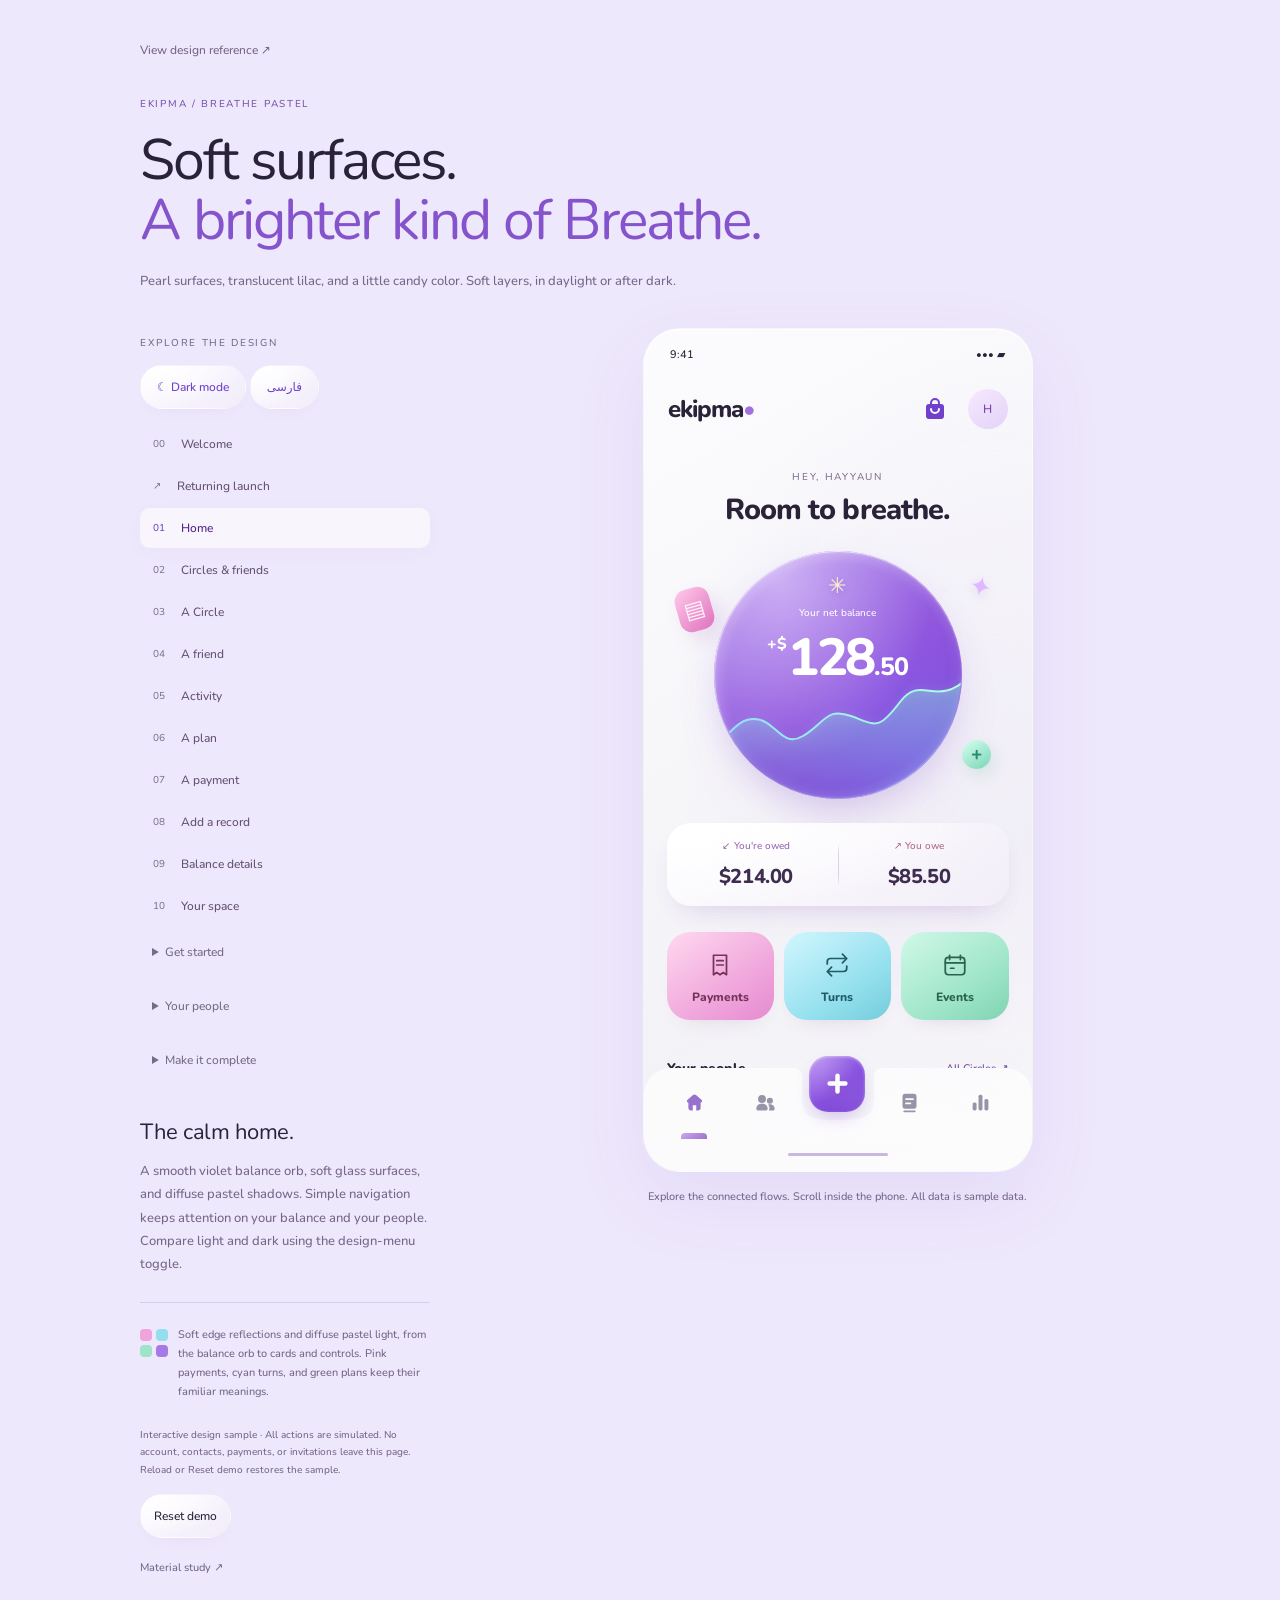
<file: design-preview/index.html>
<!doctype html>
<html lang="en"><head><meta charset="utf-8"><meta name="viewport" content="width=device-width, initial-scale=1"><title>Ekipma — Breathe Pastel</title><script>location.replace('breath-pastel.html' + location.search + location.hash);</script></head><body><a href="breath-pastel.html">Open Breathe Pastel</a></body></html>
</file>
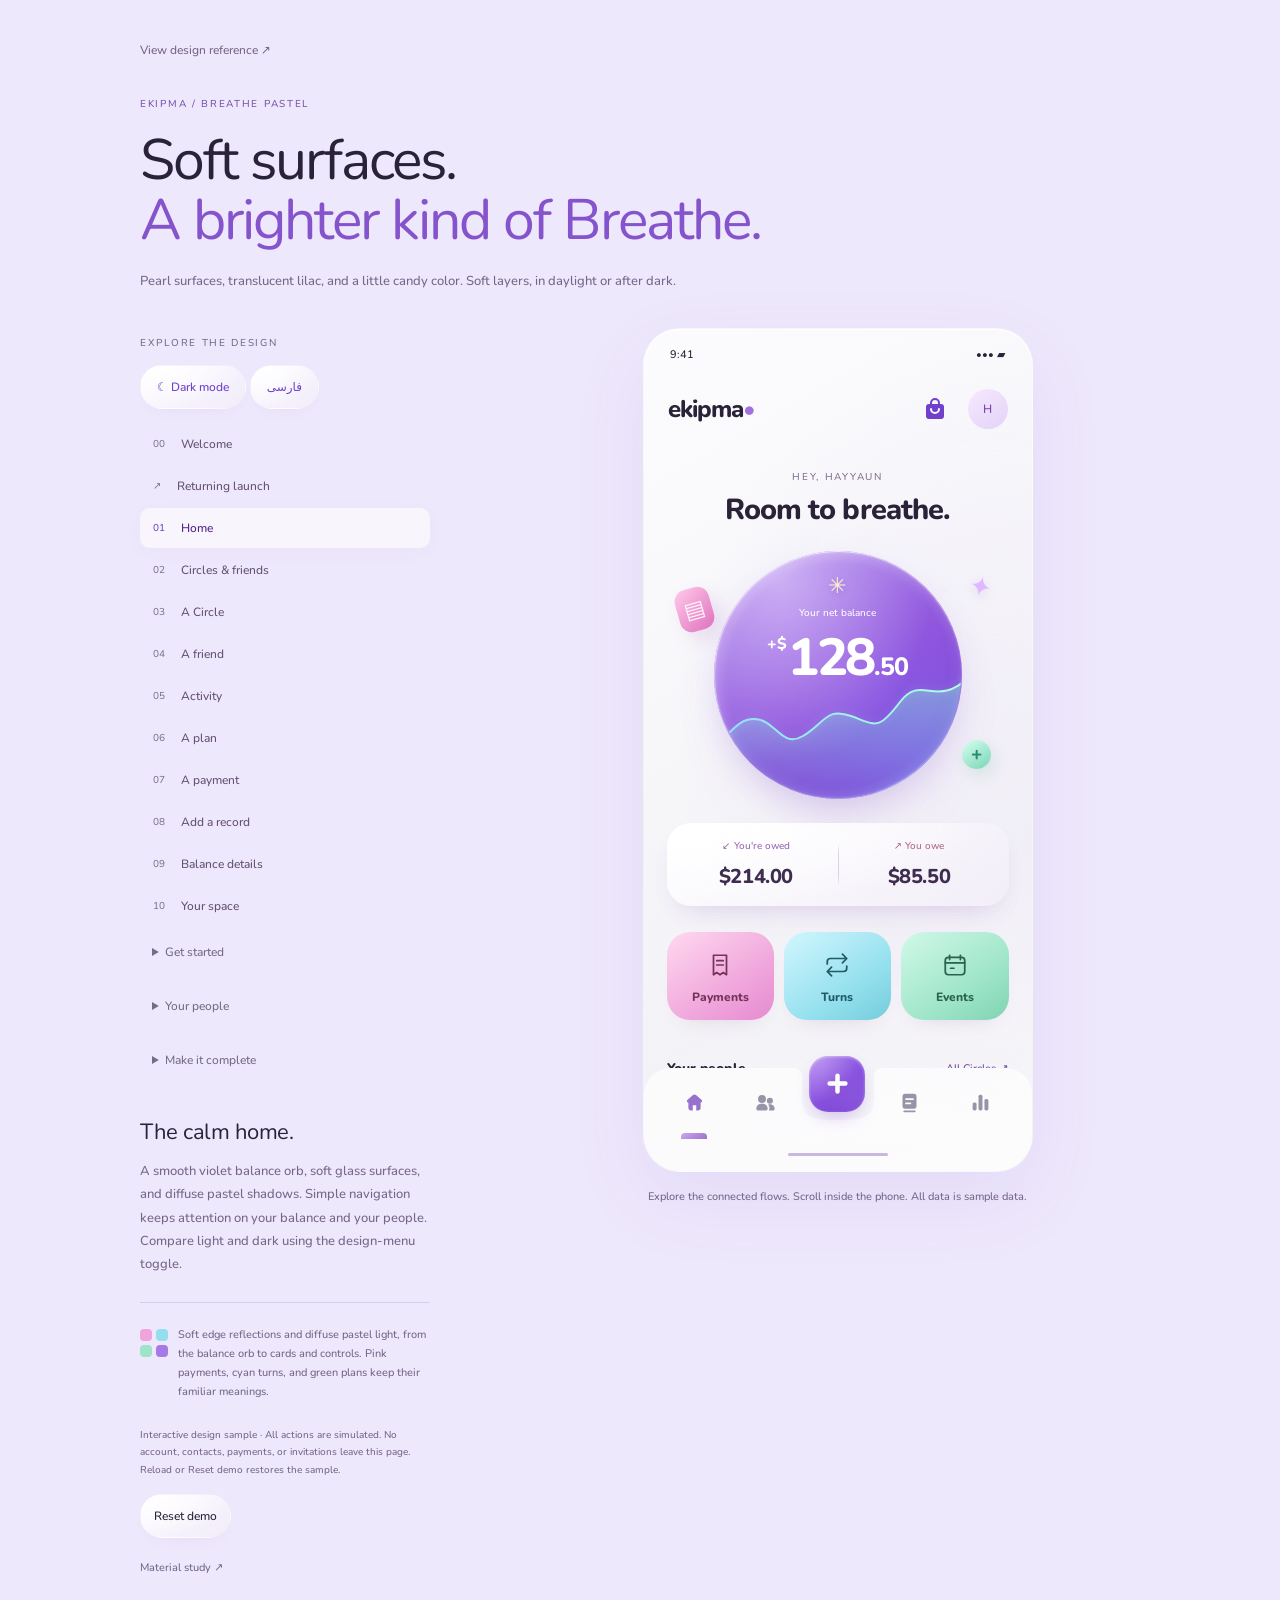
<file: design-preview/breath-pastel.html>
<!doctype html>
<html lang="en">
<head>
  <meta charset="utf-8">
  <meta name="viewport" content="width=device-width, initial-scale=1">
  <title>Ekipma — Breathe pastel</title>
  <script>
    try {
      document.documentElement.dataset.theme = localStorage.getItem('ekipma-pastel-theme') === 'dark' ? 'dark' : 'light';
      document.documentElement.dataset.language = localStorage.getItem('ekipma-pastel-language') === 'fa' ? 'fa' : 'en';
    } catch { document.documentElement.dataset.theme = 'light'; document.documentElement.dataset.language = 'en'; }
  </script>
  <link rel="stylesheet" href="assets/fonts.css">
  <link rel="stylesheet" href="assets/base.css">
  <link rel="stylesheet" href="assets/theme.css?v=black-background-1">
  <link rel="stylesheet" href="assets/intro.css?v=playful-2">
  <link rel="stylesheet" href="assets/flows.css?v=lavender-actions-1">
</head>
<body>
<header class="collection">
  <a href="reference.png">View design reference ↗</a>
  <p class="eyebrow">EKIPMA / BREATHE PASTEL</p>
  <h1>Soft surfaces.<br><span>A brighter kind of Breathe.</span></h1>
  <p class="intro">Pearl surfaces, translucent lilac, and a little candy color. Soft layers, in daylight or after dark.</p>
</header>
<main class="workspace">
  <aside class="guide">
    <p class="eyebrow">EXPLORE THE DESIGN</p>
    <button class="theme-toggle" id="theme-toggle" type="button" aria-label="Dark mode" aria-pressed="false">Dark mode</button>
    <button class="theme-toggle language-toggle" id="language-toggle" type="button" aria-label="Persian language" aria-pressed="false">فارسی</button>
    <nav id="page-menu" aria-label="Preview pages">
      <a href="#welcome">00 <span>Welcome</span></a>
      <a href="#launch">↗ <span>Returning launch</span></a>
      <a href="#home">01 <span>Home</span></a>
      <a href="#circles">02 <span>Circles & friends</span></a>
      <a href="#group/crew">03 <span>A Circle</span></a>
      <a href="#friend/sara">04 <span>A friend</span></a>
      <a href="#activity">05 <span>Activity</span></a>
      <a href="#plan">06 <span>A plan</span></a>
      <a href="#record/pizza">07 <span>A payment</span></a>
      <a href="#add">08 <span>Add a record</span></a>
      <a href="#balance">09 <span>Balance details</span></a>
      <a href="#settings">10 <span>Your space</span></a>
    </nav>
    <button class="reset" id="replay-launch" type="button" hidden>Replay launch → Home</button>
    <h2 id="page-description-title">Home</h2>
    <p id="page-description"></p>
    <div class="palette-note">
      <div class="pastel-palette" aria-label="Pink, cyan, mint, and violet color palette"><i></i><i></i><i></i><i></i></div>
      <p>Soft edge reflections and diffuse pastel light, from the balance orb to cards and controls. Pink payments, cyan turns, and green plans keep their familiar meanings.</p>
    </div>
    <p class="demo-note">Interactive design sample · All actions are simulated. No account, contacts, payments, or invitations leave this page. Reload or Reset demo restores the sample.</p>
    <button class="reset" id="reset-demo">Reset demo</button>
    <a class="old-link" href="studies/material.html">Material study ↗</a>
  </aside>
  <section class="device-area" aria-label="Interactive mobile app preview">
    <div class="phone">
      <div class="status"><span>9:41</span><span aria-label="Full signal and battery">••• ▰</span></div>
      <header id="app-header"></header>
      <main id="screen"></main>
      <nav id="app-nav" aria-label="App navigation"></nav>
      <div class="home-indicator"></div>
    </div>
    <p class="device-note">Explore the connected flows. Scroll inside the phone. All data is sample data.</p>
  </section>
</main>
<dialog id="modal" aria-labelledby="modal-title"><header><h2 id="modal-title"></h2><button id="close-modal" aria-label="Close dialog">×</button></header><div id="modal-content"></div></dialog>
<div id="toast" class="toast" role="status"></div>
<svg class="icon-definitions" xmlns="http://www.w3.org/2000/svg" aria-hidden="true"><defs>
  <symbol id="i-home" viewBox="0 0 24 24"><path d="M10.3 3.5a2.6 2.6 0 0 1 3.4 0l6.5 5.7c1.1 1 .4 2.8-1 2.8H19v6.2a2.8 2.8 0 0 1-2.8 2.8H14v-6h-4v6H7.8A2.8 2.8 0 0 1 5 18.2V12h-.2c-1.4 0-2.1-1.8-1-2.8Z"/></symbol>
  <symbol id="i-circles" viewBox="0 0 24 24"><circle cx="8" cy="8" r="4.5"/><circle cx="17" cy="10" r="3.5"/><path d="M1.5 19c0-3.5 2.6-5.7 6.5-5.7s6.5 2.2 6.5 5.7c0 1.4-1 2-2.4 2H3.9c-1.4 0-2.4-.6-2.4-2Zm14.2 2c.6-.6.8-1.4.8-2.3 0-1.8-.5-3.3-1.5-4.5 4.5-1 7.5 1.4 7.5 4.8 0 1.3-.9 2-2.1 2Z"/></symbol>
  <symbol id="i-activity" viewBox="0 0 24 24"><rect x="3" y="12" width="4.5" height="9" rx="1.8"/><rect x="9.75" y="3" width="4.5" height="18" rx="1.8"/><rect x="16.5" y="8" width="4.5" height="13" rx="1.8"/></symbol>
  <symbol id="i-nav-add" viewBox="0 0 24 24"><path d="M10 5a2 2 0 0 1 4 0v5h5a2 2 0 0 1 0 4h-5v5a2 2 0 0 1-4 0v-5H5a2 2 0 0 1 0-4h5Z"/></symbol>
  <symbol id="i-records" viewBox="0 0 24 24"><path d="M7 2h10a3 3 0 0 1 3 3v11a3 3 0 0 1-3 3H7a3 3 0 0 1-3-3V5a3 3 0 0 1 3-3Zm1 5a1 1 0 0 0 0 2h8a1 1 0 0 0 0-2H8Zm0 5a1 1 0 0 0 0 2h5a1 1 0 0 0 0-2H8Z" fill-rule="evenodd"/><path d="M6 21h12a1 1 0 0 1 0 2H6a1 1 0 0 1 0-2Z"/></symbol>
  <symbol id="i-shop" viewBox="0 0 24 24"><path d="M7 7V6a5 5 0 0 1 10 0v1h1a3 3 0 0 1 3 3v9a3 3 0 0 1-3 3H6a3 3 0 0 1-3-3v-9a3 3 0 0 1 3-3h1Zm2 0h6V6a3 3 0 0 0-6 0v1Zm-1 4a1 1 0 0 0-1 1 5 5 0 0 0 10 0 1 1 0 0 0-2 0 3 3 0 0 1-6 0 1 1 0 0 0-1-1Z" fill-rule="evenodd"/></symbol>
  <symbol id="i-plus" viewBox="0 0 24 24"><path d="M12 5v14M5 12h14"/></symbol>
  <symbol id="i-arrow" viewBox="0 0 24 24"><path d="M5 12h14m-6-6 6 6-6 6"/></symbol>
  <symbol id="i-back" viewBox="0 0 24 24"><path d="M19 12H5m6-6-6 6 6 6"/></symbol>
  <symbol id="i-payment" viewBox="0 0 24 24"><path d="M6 3h12v18l-3-2-3 2-3-2-3 2ZM9 8h6m-6 4h6"/></symbol>
  <symbol id="i-event" viewBox="0 0 24 24"><rect x="3" y="5" width="18" height="16" rx="3"/><path d="M7 3v4m10-4v4M3 10h18m-13 5h3"/></symbol>
  <symbol id="i-turn" viewBox="0 0 24 24"><path d="m17 2 4 4-4 4M3 11V9a3 3 0 0 1 3-3h15M7 22l-4-4 4-4m14-1v2a3 3 0 0 1-3 3H3"/></symbol>
  <symbol id="i-search" viewBox="0 0 24 24"><circle cx="10" cy="10" r="6"/><path d="m15 15 6 6"/></symbol>
  <symbol id="i-location" viewBox="0 0 24 24"><path d="M19 10c0 5-7 11-7 11S5 15 5 10a7 7 0 0 1 14 0Z"/><circle cx="12" cy="10" r="2"/></symbol>
  <symbol id="i-check" viewBox="0 0 24 24"><path d="m5 12 5 5L20 7"/></symbol>
</defs></svg>
<script src="assets/flows.js"></script>
<script src="assets/app.js"></script>
<script src="assets/theme.js"></script>
<script src="assets/intro.js"></script>
</body>
</html>
</file>
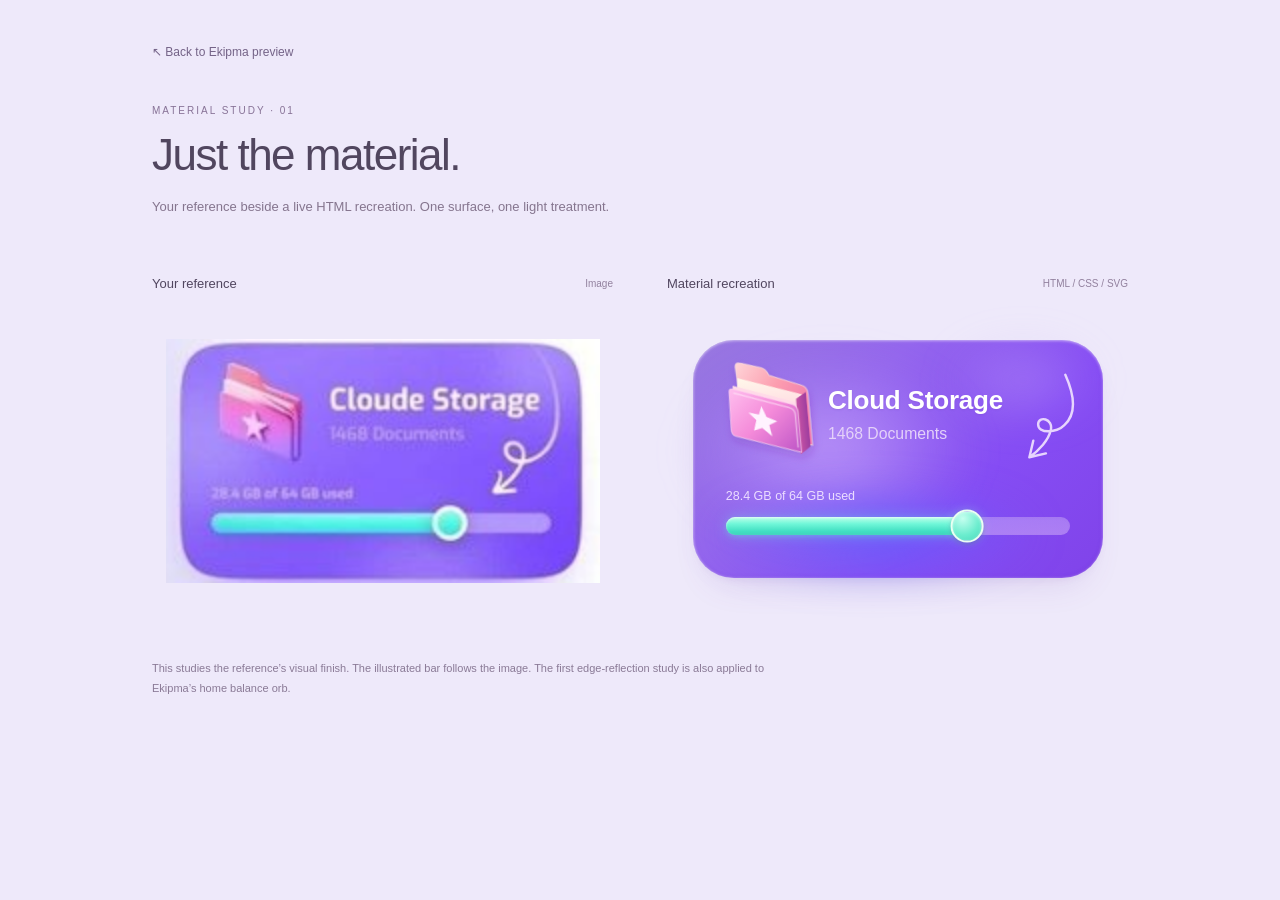
<file: design-preview/pastel-material-study.html>
<!doctype html>
<html lang="en">
<head>
  <meta charset="utf-8">
  <meta name="viewport" content="width=device-width, initial-scale=1">
  <title>Ekipma · Pastel material study</title>
  <link rel="stylesheet" href="pastel-material-study.css">
</head>
<body>
  <main>
    <header>
      <a href="breath-pastel.html">↖ Back to Ekipma preview</a>
      <p class="eyebrow">MATERIAL STUDY · 01</p>
      <h1>Just the material.</h1>
      <p class="intro">Your reference beside a live HTML recreation. One surface, one light treatment.</p>
    </header>
    <div class="comparison">
      <section>
        <h2>Your reference <span>Image</span></h2>
        <div class="stage reference-stage"><img src="pastel-card-reference.png" alt="Reference: a glossy violet cloud-storage card with softly blurred color, pink folder, and mint progress bar."></div>
      </section>
      <section>
        <h2>Material recreation <span>HTML / CSS / SVG</span></h2>
        <div class="stage">
          <article class="cloud-card" aria-label="Cloud storage, 28.4 gigabytes of 64 used">
            <div class="light light-lilac" aria-hidden="true"></div>
            <div class="light light-blue" aria-hidden="true"></div>
            <div class="light light-pink" aria-hidden="true"></div>
            <div class="glass-edge" aria-hidden="true"></div>
            <div class="card-top">
              <svg class="folder" viewBox="0 0 100 108" aria-hidden="true">
                <defs>
                  <linearGradient id="back" x1="0" y1="0" x2="1" y2="1"><stop stop-color="#ffd5d8"/><stop offset=".42" stop-color="#fc9daf"/><stop offset="1" stop-color="#e866ad"/></linearGradient>
                  <linearGradient id="front" x1="0" y1="0" x2=".85" y2="1"><stop stop-color="#ffbfee"/><stop offset=".52" stop-color="#f48ad9"/><stop offset="1" stop-color="#c45bc9"/></linearGradient>
                  <linearGradient id="side" x1="0" y1="0" x2="1" y2="0"><stop stop-color="#c752a5"/><stop offset="1" stop-color="#9d3e9f"/></linearGradient>
                  <linearGradient id="paper" x1="0" y1="0" x2="0" y2="1"><stop stop-color="#fff8ea"/><stop offset="1" stop-color="#ffc2db"/></linearGradient>
                  <filter id="folder-shadow" x="-40%" y="-30%" width="190%" height="180%"><feDropShadow dx="1" dy="5" stdDeviation="4" flood-color="#6b2ca6" flood-opacity=".23"/></filter>
                </defs>
                <g filter="url(#folder-shadow)">
                  <path d="M24 12Q24 7 30 9L49 15Q53 16 56 23L86 35Q92 37 92 44V94L28 71Z" fill="url(#back)" stroke="#ffe0df" stroke-opacity=".65"/>
                  <path d="M25 23 86 44 86 85 22 65Z" fill="url(#paper)"/>
                  <path d="M20 30 82 52 82 89 18 67Z" fill="#ffdae8"/>
                  <path d="m80 48 10-6v53l-10 7Z" fill="url(#side)"/>
                  <path d="M16 36Q16 31 22 34L76 53Q81 55 81 61V100L19 79Q15 78 15 72Z" fill="url(#front)" stroke="#ffd5f2" stroke-opacity=".6"/>
                  <path d="m20 37 53 19q5 2 5 7v32" fill="none" stroke="#fff1fb" stroke-opacity=".48" stroke-width="1.5"/>
                  <path d="m46 52 4 11 10 5-8 3 2 11-9-9-8 2 3-10-7-8 10 3Z" fill="#fff2ff"/>
                </g>
              </svg>
              <div class="card-heading"><h3>Cloud Storage</h3><p>1468 Documents</p></div>
            </div>
            <svg class="hand-arrow" viewBox="0 0 76 98" aria-hidden="true"><path d="M58 5c9 20 12 40-1 52-8 8-27 9-27-1 0-9 16-6 13 6-2 10-12 21-22 28m4-17-4 17 17-4"/></svg>
            <div class="storage">
              <p>28.4 GB of 64 GB used</p>
              <div class="meter" aria-hidden="true">
                <span class="meter-fill"></span><span class="meter-thumb"></span>
              </div>
            </div>
          </article>
        </div>
      </section>
    </div>
    <p class="note">This studies the reference’s visual finish. The illustrated bar follows the image. The first edge-reflection study is also applied to Ekipma’s home balance orb.</p>
  </main>
</body>
</html>
</file>
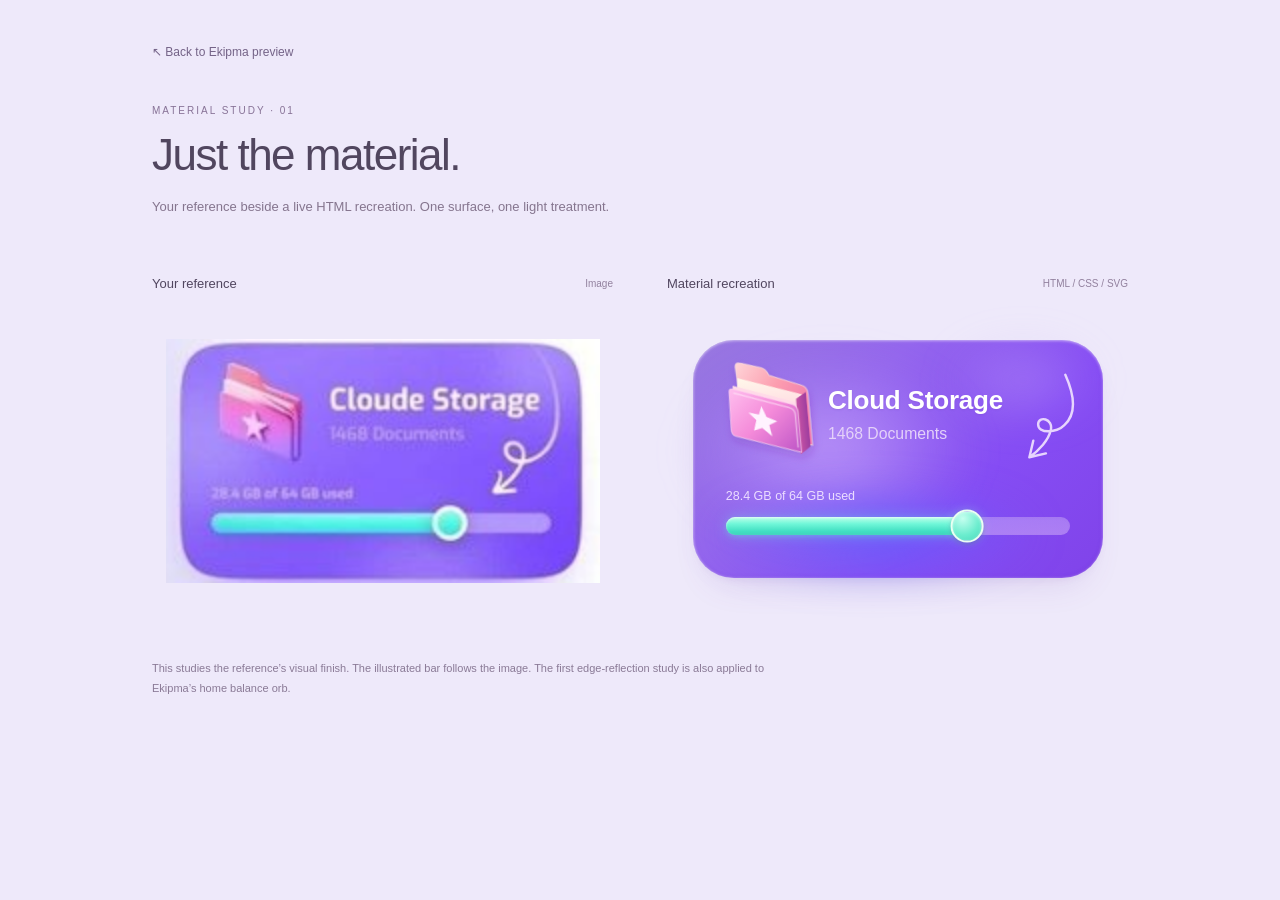
<file: design-preview/studies/material.html>
<!doctype html>
<html lang="en">
<head>
  <meta charset="utf-8">
  <meta name="viewport" content="width=device-width, initial-scale=1">
  <title>Ekipma · Pastel material study</title>
  <link rel="stylesheet" href="material.css">
</head>
<body>
  <main>
    <header>
      <a href="../breath-pastel.html">↖ Back to Ekipma preview</a>
      <p class="eyebrow">MATERIAL STUDY · 01</p>
      <h1>Just the material.</h1>
      <p class="intro">Your reference beside a live HTML recreation. One surface, one light treatment.</p>
    </header>
    <div class="comparison">
      <section>
        <h2>Your reference <span>Image</span></h2>
        <div class="stage reference-stage"><img src="card-reference.png" alt="Reference: a glossy violet cloud-storage card with softly blurred color, pink folder, and mint progress bar."></div>
      </section>
      <section>
        <h2>Material recreation <span>HTML / CSS / SVG</span></h2>
        <div class="stage">
          <article class="cloud-card" aria-label="Cloud storage, 28.4 gigabytes of 64 used">
            <div class="light light-lilac" aria-hidden="true"></div>
            <div class="light light-blue" aria-hidden="true"></div>
            <div class="light light-pink" aria-hidden="true"></div>
            <div class="glass-edge" aria-hidden="true"></div>
            <div class="card-top">
              <svg class="folder" viewBox="0 0 100 108" aria-hidden="true">
                <defs>
                  <linearGradient id="back" x1="0" y1="0" x2="1" y2="1"><stop stop-color="#ffd5d8"/><stop offset=".42" stop-color="#fc9daf"/><stop offset="1" stop-color="#e866ad"/></linearGradient>
                  <linearGradient id="front" x1="0" y1="0" x2=".85" y2="1"><stop stop-color="#ffbfee"/><stop offset=".52" stop-color="#f48ad9"/><stop offset="1" stop-color="#c45bc9"/></linearGradient>
                  <linearGradient id="side" x1="0" y1="0" x2="1" y2="0"><stop stop-color="#c752a5"/><stop offset="1" stop-color="#9d3e9f"/></linearGradient>
                  <linearGradient id="paper" x1="0" y1="0" x2="0" y2="1"><stop stop-color="#fff8ea"/><stop offset="1" stop-color="#ffc2db"/></linearGradient>
                  <filter id="folder-shadow" x="-40%" y="-30%" width="190%" height="180%"><feDropShadow dx="1" dy="5" stdDeviation="4" flood-color="#6b2ca6" flood-opacity=".23"/></filter>
                </defs>
                <g filter="url(#folder-shadow)">
                  <path d="M24 12Q24 7 30 9L49 15Q53 16 56 23L86 35Q92 37 92 44V94L28 71Z" fill="url(#back)" stroke="#ffe0df" stroke-opacity=".65"/>
                  <path d="M25 23 86 44 86 85 22 65Z" fill="url(#paper)"/>
                  <path d="M20 30 82 52 82 89 18 67Z" fill="#ffdae8"/>
                  <path d="m80 48 10-6v53l-10 7Z" fill="url(#side)"/>
                  <path d="M16 36Q16 31 22 34L76 53Q81 55 81 61V100L19 79Q15 78 15 72Z" fill="url(#front)" stroke="#ffd5f2" stroke-opacity=".6"/>
                  <path d="m20 37 53 19q5 2 5 7v32" fill="none" stroke="#fff1fb" stroke-opacity=".48" stroke-width="1.5"/>
                  <path d="m46 52 4 11 10 5-8 3 2 11-9-9-8 2 3-10-7-8 10 3Z" fill="#fff2ff"/>
                </g>
              </svg>
              <div class="card-heading"><h3>Cloud Storage</h3><p>1468 Documents</p></div>
            </div>
            <svg class="hand-arrow" viewBox="0 0 76 98" aria-hidden="true"><path d="M58 5c9 20 12 40-1 52-8 8-27 9-27-1 0-9 16-6 13 6-2 10-12 21-22 28m4-17-4 17 17-4"/></svg>
            <div class="storage">
              <p>28.4 GB of 64 GB used</p>
              <div class="meter" aria-hidden="true">
                <span class="meter-fill"></span><span class="meter-thumb"></span>
              </div>
            </div>
          </article>
        </div>
      </section>
    </div>
    <p class="note">This studies the reference’s visual finish. The illustrated bar follows the image. The first edge-reflection study is also applied to Ekipma’s home balance orb.</p>
  </main>
</body>
</html>
</file>
<file: design-preview/assets/fonts.css>
/* Nunito, bundled under the SIL Open Font License; see fonts/OFL.txt. */
@font-face { font-family: 'Nunito'; font-style: normal; font-weight: 400; font-display: swap; src: url('fonts/nunito-400.ttf') format('truetype'); }
@font-face { font-family: 'Nunito'; font-style: normal; font-weight: 500; font-display: swap; src: url('fonts/nunito-500.ttf') format('truetype'); }
@font-face { font-family: 'Nunito'; font-style: normal; font-weight: 600; font-display: swap; src: url('fonts/nunito-600.ttf') format('truetype'); }
@font-face { font-family: 'Nunito'; font-style: normal; font-weight: 700; font-display: swap; src: url('fonts/nunito-700.ttf') format('truetype'); }
@font-face { font-family: 'Nunito'; font-style: normal; font-weight: 800; font-display: swap; src: url('fonts/nunito-800.ttf') format('truetype'); }
@font-face { font-family: 'Iranyekan'; font-style: normal; font-weight: 400 800; font-display: swap; src: url('fonts/iranyekan.ttf') format('truetype'); }
@font-face { font-family: 'Iranyekan'; font-style: normal; font-weight: 700 900; font-display: swap; src: url('fonts/iranyekan-bold.ttf') format('truetype'); }
</file>
<file: design-preview/assets/base.css>
:root{color-scheme:dark;--bg:#111013;--surface:#1c1920;--raised:#25202c;--border:#342e3c;--text:#f6f2f8;--muted:#b1a6ba;--pink:#ff72b0;--cyan:#59d6e8;--green:#7fd9aa;--lilac:#decbed}*{box-sizing:border-box}body{background:#1b191e;color:var(--text);font-family:Arial,Helvetica,sans-serif;margin:0;-webkit-font-smoothing:antialiased}button,input,select,textarea{font:inherit}button,a,input,select,textarea{-webkit-tap-highlight-color:transparent}button{cursor:pointer;color:inherit}button:disabled{opacity:.4;cursor:default}a{color:inherit;text-decoration:none}a:hover{text-decoration:underline}h1,h2,h3,p{margin:0}button:focus-visible,a:focus-visible,input:focus-visible,select:focus-visible,textarea:focus-visible{outline:2px solid var(--lilac);outline-offset:4px}.collection{max-width:1060px;margin:auto;padding:38px 30px 36px}.collection>a{font-size:12px;color:#bdb2c5}.eyebrow{font-size:10px;letter-spacing:1.7px;line-height:1.6;color:var(--muted)}.collection>.eyebrow{margin-top:36px}h1{font-size:clamp(35px,5vw,57px);line-height:1.05;letter-spacing:-2px;font-weight:400;margin:19px 0}h1>span{color:#afa0bb}.intro{font-size:13px;color:#bfb2ca;line-height:1.7}.workspace{max-width:1060px;margin:auto;padding:0 30px 65px;display:grid;grid-template-columns:290px minmax(0,1fr);gap:105px;align-items:start}.guide{padding-top:7px}#page-menu{margin:15px 0 29px;display:grid;gap:2px}#page-menu a{display:flex;align-items:center;gap:16px;min-height:40px;padding:10px 13px;border-radius:10px;color:#9e8fa9;font-size:10px}#page-menu a>span{font-size:12px;color:#c9bdd3}#page-menu a[aria-current=page]{background:#312837;color:#ebd9f5}#page-menu a[aria-current=page]>span{color:#f7edfc}.guide h2{font-size:22px;font-weight:400;letter-spacing:-.5px;margin-bottom:13px}#page-description{font-size:13px;line-height:1.8;color:#baacc5}.palette-note{display:flex;align-items:flex-start;gap:10px;margin-top:25px;border-top:1px solid #3b3342;padding-top:22px}.palette-note p,.demo-note{font-size:11px;line-height:1.75;color:#b5a6c0}.swatch{width:22px;height:22px;flex:none;border-radius:50%;border:1px solid #6d587a;background:linear-gradient(135deg,#3e3148,#c8abd7)}.demo-note{margin-top:25px;color:#a799b2;font-size:10px}.reset{margin-top:15px;border:1px solid #51435b;background:transparent;padding:10px 13px;min-height:44px;border-radius:11px;font-size:12px}.old-link{display:block;font-size:11px;color:#b4a4c0;margin-top:22px}.device-area{width:100%;max-width:390px;justify-self:center}.phone{background:var(--bg);border:1px solid #423849;border-radius:37px;overflow:hidden;min-height:826px;display:flex;flex-direction:column;box-shadow:0 25px 70px #0003}.status{display:flex;justify-content:space-between;padding:18px 26px 0;font-size:11px}.icon{width:19px;height:19px;fill:none;stroke:currentColor;stroke-width:1.6;stroke-linecap:round;stroke-linejoin:round;flex:none}.icon-definitions{position:absolute;width:0;height:0;overflow:hidden}#app-header{display:flex;justify-content:space-between;align-items:center;padding:25px 24px 0;gap:10px;min-height:70px}.brand{font-size:24px;letter-spacing:-1.5px;font-weight:700}.brand>span{color:var(--pink)}.profile-button{height:40px;width:40px;border:1px solid #4a3a54;border-radius:50%;background:#2d2335;color:#e4ccf1;font-size:12px}.header-back{display:flex;align-items:center;gap:8px;min-height:44px;background:transparent;border:0;padding:0;font-size:12px;color:#cec0d7}.header-tag{font-size:10px;color:#9f91aa}.page{padding:30px 23px 26px}#screen{flex:1}.page-title{font-size:32px;font-weight:500;letter-spacing:-1px;line-height:1.1;margin:9px 0 15px}.editorial{font-family:Georgia,serif;font-weight:400;letter-spacing:-.7px}.subtext{font-size:12px;line-height:1.7;color:var(--muted)}.home-intro{text-align:center;margin-top:7px}.home-intro .page-title{font-size:29px;margin-top:9px}.medallion{width:248px;height:248px;max-width:100%;border:1px solid #51404d;border-radius:50%;margin:25px auto 24px;background:radial-gradient(ellipse at 50% 8%,#352331,#19141b 55%,#111013 80%);position:relative;display:flex;flex-direction:column;align-items:center;justify-content:center}.medallion:after{content:'';position:absolute;inset:10px;border:1px solid #30252f;border-radius:50%;pointer-events:none}.medallion .star{color:var(--pink);font-size:35px;line-height:1;margin-bottom:15px}.amount{font-size:58px;font-weight:500;letter-spacing:-3.8px;line-height:1;white-space:nowrap}.amount>sup{font-size:16px;letter-spacing:-.5px;vertical-align:top;position:relative;top:7px;margin-right:2px}.amount>span{font-size:25px;letter-spacing:-1px;color:#bdaec6}.medallion>.subtext{font-size:10px;margin-top:14px}.balance-pair{display:grid;grid-template-columns:1fr 1fr;margin:0 0 26px;gap:0}.balance-pair button{border:0;background:transparent;text-align:center;min-height:67px;padding:7px 5px}.balance-pair button+button{border-left:1px solid var(--border)}.balance-pair small{display:block;font-size:10px;color:#b6a7c1}.balance-pair strong{display:block;font-size:20px;font-weight:400;margin-top:10px;letter-spacing:-.4px}.section-head{display:flex;align-items:center;justify-content:space-between;gap:10px;margin:27px 0 7px}.section-head h3{font-size:14px;font-weight:500;letter-spacing:-.2px}.text-button{border:0;background:transparent;color:#d5c1e2;padding:10px 0 10px 8px;min-height:44px;font-size:11px}.upcoming{background:#201a27;border:1px solid #43324e;border-radius:21px;padding:19px 16px;text-align:left;display:flex;align-items:center;width:100%;position:relative;overflow:hidden;min-height:113px;gap:10px}.upcoming-copy{z-index:1;position:relative;flex:1}.type-label{display:flex;align-items:center;gap:6px;color:var(--muted);font-size:9px;letter-spacing:.8px}.type-label i{width:4px;height:4px;border-radius:50%;background:var(--green)}.upcoming strong{display:block;font-size:17px;font-weight:500;margin-top:11px;letter-spacing:-.3px}.upcoming small{display:block;color:#b8a4c7;font-size:10px;margin-top:8px}.mini-art{position:relative;width:70px;height:72px;flex:none;align-self:center}.mini-art:before{content:'';position:absolute;width:21px;height:21px;right:6px;top:2px;background:#d5b8e2;border-radius:50%}.mini-art:after{content:'';position:absolute;inset:20px -6px -10px -8px;background:#71557f;clip-path:polygon(0 100%,53% 0,100% 100%)}.home-people{display:flex;align-items:center;justify-content:space-between;gap:12px;margin-top:19px}.home-people>button{display:flex;align-items:center;gap:10px;background:transparent;border:0;padding:7px 0;min-height:44px;text-align:left;font-size:11px}.avatar-stack{display:flex;padding-right:6px}.avatar-stack span{width:27px;height:27px;margin-right:-7px;border:2px solid var(--bg);border-radius:50%;background:#46344e;color:#efdff6;display:grid;place-items:center;font-size:9px}.avatar-stack span:nth-child(2){background:#514238}.avatar-stack span:nth-child(3){background:#34414b}.row{display:flex;width:100%;align-items:center;gap:12px;padding:16px 0;border:0;border-bottom:1px solid var(--border);background:transparent;text-align:left;min-height:72px}.row-copy{flex:1;min-width:0}.row-copy strong{display:block;font-size:13px;font-weight:500;overflow-wrap:anywhere;line-height:1.35}.row-copy small{display:block;font-size:10px;color:var(--muted);margin-top:6px;line-height:1.4}.row-end{text-align:right;flex:none;max-width:43%;font-size:12px;color:#e2d2ec;line-height:1.4}.row-end small{display:block;color:#a999b6;font-size:9px;margin-top:4px}.avatar{width:43px;height:43px;border-radius:50%;background:#302538;color:#e5cdec;display:grid;place-items:center;flex:none;font-size:14px}.avatar.crew{background:#302539;border-radius:15px;color:#dec7ec}.avatar.home{background:#2d303a;border-radius:15px;color:#c4d0e2}.avatar.warm{background:#3c302a;color:#e9c4a9}.avatar.cool{background:#2d3340;color:#c1cbe5}.record-icon{width:38px;height:42px;border-radius:13px;display:grid;place-items:center;flex:none;background:#241a24;color:var(--pink)}.record-icon.turn{background:#18232a;color:var(--cyan)}.record-icon.event{background:#1c2521;color:var(--green)}.record-icon>.icon{height:17px;width:17px}.search{margin:23px 0 18px;display:flex;align-items:center;gap:10px;padding:0 14px;background:var(--surface);border:1px solid #38303f;border-radius:14px;color:#a995b8}.search input{width:100%;min-width:0;border:0;background:transparent;color:var(--text);font-size:14px;height:46px;outline-offset:0}.search input::placeholder{color:#a495ae}.segmented{display:flex;gap:4px;padding:4px;background:#211b27;border-radius:25px;margin:17px 0}.segmented button{border:0;border-radius:22px;flex:1;background:transparent;color:#b9a8c6;font-size:11px;min-height:39px;padding:10px 7px}.segmented button[aria-pressed=true]{background:#e5cfee;color:#291c34}.empty{font-size:12px;color:var(--muted);text-align:center;padding:35px 8px;line-height:1.8}.group-cover{padding:7px 0 0}.group-symbol{width:58px;height:58px;display:grid;place-items:center;background:#31223d;border:1px solid #503661;border-radius:20px;color:#dcc0ee;font-size:27px;margin-bottom:19px}.group-cover h2{font-size:32px;line-height:1.08;font-weight:500;letter-spacing:-1px}.member-line{display:flex;align-items:center;gap:12px;margin:17px 0 25px;font-size:10px;color:#b7a2c4}.summary-card{padding:23px 18px;background:#1c1721;border:1px solid #3a2b45;border-radius:22px}.summary-card .amount{font-size:47px;margin:17px 0}.summary-card .amount>span{font-size:22px}.summary-card .subtext{font-size:10px}.action{border:0;min-height:48px;padding:14px 17px;background:var(--lilac);color:#271b31;border-radius:25px;font-size:12px;font-weight:500;display:flex;align-items:center;justify-content:center;gap:8px;width:100%}.action .icon{width:17px;height:17px}.action.secondary{background:#211a28;border:1px solid #4d3a59;color:#e4d1ef}.action.ghost{background:transparent;border:1px solid #4b3c55;color:#c8b7d2}.action-row{display:flex;gap:9px;margin:18px 0 4px}.action-row>.action{flex:1;padding-left:9px;padding-right:9px;font-size:11px}.friend-heading{text-align:center;padding-top:10px}.friend-heading .avatar{width:68px;height:68px;font-size:24px;margin:0 auto 17px;background:#49303f;color:#f2d3e3}.friend-heading h2{font-size:29px;font-weight:500;letter-spacing:-.7px}.friend-heading .subtext{margin-top:8px}.friend-balance{text-align:center;margin:34px 0 23px}.friend-balance .amount{font-size:57px;margin:14px 0}.friend-balance .subtext{font-size:11px}.chips{display:flex;flex-wrap:wrap;gap:7px;margin:20px 0}.chips button{border:1px solid #43354e;background:transparent;color:#c9b8d6;border-radius:24px;min-height:42px;font-size:10px;padding:9px 12px}.chips button[aria-pressed=true]{border-color:#d9bfe8;background:#dec7eb;color:#2a1935}.date-label{font-size:9px;letter-spacing:1px;color:#aa95b7;margin:25px 0 3px}.landscape{height:177px;position:relative;overflow:hidden;background:linear-gradient(#231a2d,#39263f);border:1px solid #51365f;border-radius:24px;margin:20px 0 25px}.landscape .sun{position:absolute;right:45px;top:29px;width:42px;height:42px;border-radius:50%;background:#e0c5e8}.landscape .ridge{position:absolute;inset:50px -20px -1px -40px;background:#785881;clip-path:polygon(0 100%,47% 0,100% 100%)}.landscape .ridge.far{background:#523959;transform:scaleX(-1);left:60px;right:-60px;top:39px}.landscape>.caption{position:absolute;left:18px;bottom:15px;font-size:8px;letter-spacing:2px;color:#f0deed}.plan-heading h2{font-size:43px;line-height:1;letter-spacing:-1.6px;font-weight:500;margin:14px 0}.plan-heading .type-label{color:#b8a3c6}.plan-heading .type-label>.icon{color:var(--green);height:14px;width:14px}.info-row{display:flex;align-items:flex-start;gap:13px;margin:21px 0}.info-row>.icon{color:#bfa1d0;margin-top:3px}.info-row strong{font-size:13px;font-weight:500;display:block}.info-row small{font-size:11px;color:#b4a0c2;display:block;margin-top:7px;line-height:1.6}.attendance{display:flex;align-items:center;justify-content:space-between;margin:25px 0 19px;font-size:11px;color:#c6b1d4}.attendance>button{display:flex;align-items:center;gap:13px;background:transparent;border:0;padding:8px 0;min-height:44px;font-size:11px}.plan-footer{margin-top:24px;padding-top:21px;border-top:1px solid var(--border)}.plan-footer .subtext{font-size:11px;margin-bottom:19px}.receipt-header{text-align:center;padding:8px 0 23px}.receipt-header .record-icon{margin:0 auto 18px;width:48px;height:51px}.receipt-header h2{font-size:27px;font-weight:500;letter-spacing:-.6px;margin-bottom:10px}.receipt-header .amount{font-size:56px;margin:27px 0 14px}.detail-list{padding:6px 0;margin:0}.detail-list>div{display:flex;justify-content:space-between;gap:14px;padding:16px 0;border-bottom:1px solid var(--border);font-size:11px}.detail-list dt{color:#ad99bc}.detail-list dd{margin:0;text-align:right;color:#e5d4ef}.payment-state{padding:13px 15px;border:1px solid #443149;background:#251b29;border-radius:14px;font-size:11px;line-height:1.6;color:#d1b6dd;margin:22px 0}.add-types{display:flex;gap:8px;margin:21px 0 25px}.add-types button{flex:1;display:flex;align-items:center;justify-content:center;gap:5px;min-height:47px;border:1px solid #49364f;border-radius:15px;background:transparent;font-size:10px;color:#b7a0c2}.add-types .icon{width:15px;height:15px}.add-types [aria-pressed=true]{background:#332135;border-color:var(--pink);color:var(--pink)}.add-types [data-type=turn][aria-pressed=true]{background:#19292e;border-color:var(--cyan);color:var(--cyan)}.add-types [data-type=event][aria-pressed=true]{background:#1d2b24;border-color:var(--green);color:var(--green)}.form-label{display:block;font-size:11px;color:#cab4d7;margin:19px 0 0}.field{display:block;width:100%;min-height:47px;border:1px solid #4c3a58;border-radius:12px;background:#1e1725;color:#f5eafc;font-size:16px;padding:12px;margin-top:8px}.field::placeholder{color:#9d88ab}.form-note{font-size:10px;line-height:1.7;color:#ae99bd;margin:14px 0 21px}.split-preview{background:#211827;border:1px solid #3d2d48;border-radius:14px;padding:16px;margin:22px 0}.split-preview>span{font-size:11px;color:#b7a0c6;display:block;margin-bottom:8px}.split-preview>strong{font-size:18px;font-weight:500;color:#ecd8f8}.form-actions{margin-top:25px}.balance-total{text-align:center;padding:14px 0 20px}.balance-total .amount{margin:18px 0}.balance-total .subtext{font-size:11px}.selected-total{margin:25px 0 8px;font-size:24px;letter-spacing:-.7px}.selected-total span{font-size:12px;color:#b49cbf;letter-spacing:0}.settings-profile{display:flex;align-items:center;gap:14px;padding:16px 0 25px}.settings-profile .avatar{width:56px;height:56px;font-size:22px}.settings-profile strong{display:block;font-size:20px;font-weight:500}.settings-profile small{font-size:11px;color:#b8a0c5;display:block;margin-top:7px}.setting-row{display:flex;align-items:center;justify-content:space-between;gap:18px;min-height:70px;border-bottom:1px solid var(--border);font-size:12px}.setting-row small{color:#ad94bc;font-size:10px;display:block;margin-top:6px;line-height:1.5}.setting-row select{max-width:140px;background:#291d32;color:#e9d7f4;border:1px solid #553a64;border-radius:11px;padding:10px;font-size:12px;min-height:44px}.setting-row input{accent-color:#d9b4ec;width:23px;height:23px;flex:none}.setting-row label{padding:14px 0;flex:1}.setting-note{font-size:11px;color:#aa93b9;line-height:1.7;margin-top:25px}#app-nav{display:flex;align-items:center;justify-content:space-around;gap:10px;padding:12px 15px 0;border-top:1px solid #302735;margin-top:auto}#app-nav button{min-height:48px;min-width:49px;display:flex;flex-direction:column;align-items:center;gap:7px;background:transparent;border:0;color:#aa94b7;font-size:9px;padding:5px}#app-nav button[aria-current=page]{color:#f4e6fb}#app-nav .add-nav{width:44px;min-width:44px;height:44px;min-height:44px;border-radius:50%;background:#ebd8f5;color:#281932;display:grid;place-items:center;padding:0}#app-nav .add-nav .icon{height:23px;width:23px}.home-indicator{height:4px;width:100px;background:#d8c5e2;border-radius:3px;margin:18px auto 9px}.device-note{font-size:11px;text-align:center;color:#a994b7;margin:16px 5px;line-height:1.6}dialog{width:min(390px,calc(100vw - 24px));max-height:88vh;overflow:auto;background:#1c1422;border:1px solid #624873;border-radius:25px;color:#f3e8fa;padding:22px}dialog::backdrop{background:#07040bb3;backdrop-filter:blur(5px)}dialog>header{display:flex;align-items:center;justify-content:space-between;gap:12px;margin-bottom:22px}dialog h2{font-size:23px;letter-spacing:-.5px;font-weight:400}dialog header>button{width:44px;height:44px;border:1px solid #5b3d6c;border-radius:50%;background:transparent;font-size:25px;color:#e7cef5;flex:none}dialog .action{margin-top:15px}.toast{position:fixed;bottom:24px;left:50%;transform:translateX(-50%);max-width:calc(100vw - 28px);width:max-content;padding:15px 19px;border-radius:17px;background:#ecd5f7;color:#2e173c;font-size:12px;z-index:10;pointer-events:none;opacity:0;transition:opacity .15s}.toast.visible{opacity:1}.sr-only{position:absolute;width:1px;height:1px;overflow:hidden;clip:rect(0,0,0,0);white-space:nowrap}.phone.compact .page{padding-top:22px;padding-bottom:20px}.phone.compact .row{padding-top:11px;padding-bottom:11px;min-height:62px}.phone.compact .section-head{margin-top:18px}@media(max-width:900px){.workspace{grid-template-columns:250px minmax(0,1fr);gap:45px}.collection,.workspace{padding-left:24px;padding-right:24px}}@media(max-width:730px){.collection{padding:25px 20px}.collection>.eyebrow{margin-top:25px}.workspace{display:flex;flex-direction:column;align-items:center;padding:0 15px 45px;gap:28px}.guide{max-width:390px;width:100%}#page-menu{grid-template-columns:1fr 1fr;gap:4px;margin-bottom:20px}#page-menu a{font-size:9px;gap:10px;min-height:44px;padding:8px 10px}#page-menu a>span{font-size:11px}.guide h2{font-size:20px}#page-description{font-size:12px}.palette-note{margin-top:18px;padding-top:16px}.palette-note p{font-size:10px}.demo-note{margin-top:15px}.old-link{display:inline-block;margin-left:15px}.device-area{max-width:390px}}@media(max-width:360px){.page{padding-left:18px;padding-right:18px}.medallion{width:230px;height:230px}.amount{font-size:51px;letter-spacing:-3px}.amount>span{font-size:22px}.amount>sup{font-size:14px}.home-intro .page-title{font-size:26px}.upcoming{padding:16px 12px}.upcoming strong{font-size:15px}.mini-art{width:52px}.row{gap:9px}.row-copy strong{font-size:12px}.row-end{font-size:11px}.avatar{width:37px;height:37px}.action-row{gap:7px}.action-row>.action{font-size:10px}.add-types{gap:5px}.add-types button{font-size:9px}.plan-heading h2{font-size:38px}}@media(prefers-reduced-motion:reduce){*{transition:none!important;scroll-behavior:auto!important}}

/* Keep navigation available while long pages scroll inside the device. */
.phone{height:844px;min-height:0}.status,#app-header,#app-nav,.home-indicator{flex-shrink:0}#screen{overflow-y:auto;min-height:0;scrollbar-width:thin;scrollbar-color:#44334e transparent;overscroll-behavior:contain}.page-title[tabindex="-1"]:focus{outline:none}
</file>
<file: design-preview/assets/theme.css>
/* Pastel reference study. Geometry and behavior come from the original Breathe. */
:root {
  color-scheme: light;
  --bg: #f9f8fc;
  --surface: #fff;
  --raised: #f0eafa;
  --border: #e8e2f0;
  --text: #292239;
  --muted: #766b85;
  --pink: #aa367e;
  --cyan: #187485;
  --green: #247558;
  --lilac: #7040cd;
  --violet: radial-gradient(ellipse at 12% 0%, #edc7ff66, transparent 59%), radial-gradient(ellipse at 100% 84%, #bd9dff33, transparent 52%), linear-gradient(145deg, #a17be9, #8750df 55%, #793fcd);
  --playful-action: var(--violet);
  --candy-peach: radial-gradient(ellipse at 12% 0%, #fff7e6a6, transparent 65%), radial-gradient(ellipse at 100% 92%, #ffb6d34d, transparent 58%), linear-gradient(140deg, #ffe0c5, #ffc7ba 62%, #f6b9ce);
  --mint: linear-gradient(170deg, #bcffe5, #77e3c8 55%, #53cbb8);
  --candy-pink: linear-gradient(145deg, #ffd9ef, #efa4db 65%, #e68bd0);
  --candy-cyan: linear-gradient(145deg, #d2f7ff, #93dfed 65%, #74cddb);
  --candy-green: linear-gradient(145deg, #d1f9e9, #9de4c8 65%, #7fd4b2);
  --glass-shadow: 0 10px 24px -12px #8051b92e, 0 18px 34px -20px #9767da26;
  --glass-neutral: radial-gradient(ellipse at 12% 0%, #fff, transparent 70%), linear-gradient(145deg, #ffffffdb, #f2edf8ba);
}
body { background: #eee8fc; }
.theme-toggle { margin-top: 14px; min-height: 44px; padding: 10px 16px; border: 1px solid var(--border); border-radius: 24px; background: var(--surface); color: var(--lilac); font-size: 12px; }
.collection > a, .intro, #page-description, .palette-note p, .demo-note, .old-link, .device-note { color: #75668a; }
.collection h1 > span { color: #8554cc; }
.collection > .eyebrow { color: #7753ac; }
.palette-note { border-color: #d9cdec; }
.reset { border-color: #cdbbe5; background: #ffffff65; }
#page-menu a { color: #847394; }
#page-menu a > span { color: #635272; }
#page-menu a[aria-current="page"] { background: #fff9; color: #7645bc; box-shadow: 0 5px 20px #7142b207; }
#page-menu a[aria-current="page"] > span { color: #52238c; }
.pastel-palette { display: grid; grid-template-columns: repeat(2,12px); gap: 4px; flex: none; margin-top: 4px; }
.pastel-palette i { width: 12px; height: 12px; border-radius: 4px; background: #efa4db; }
.pastel-palette i:nth-child(2) { background: #93dfed; }
.pastel-palette i:nth-child(3) { background: #9de4c8; }
.pastel-palette i:nth-child(4) { background: #a47ae6; }
.phone { border: 1px solid #ffffffb3; background: radial-gradient(ellipse at 90% 48%, #e9e1f645, transparent 64%), linear-gradient(150deg, #fcfcfe, #f3f2f6 70%, #f8f7fa); box-shadow: 0 28px 75px #8060ba18, inset 0 1px 0 #fff; }
#screen, .pastel-intro { scrollbar-width: none; }
#screen::-webkit-scrollbar, .pastel-intro::-webkit-scrollbar { display: none; }
.brand > span { color: #a170dd; }
.profile-button { background: linear-gradient(145deg, #f6e9ff, #e3d2f8); color: #7445a9; border: 1px solid #fff; box-shadow: 0 4px 10px #8669aa12; }
.header-back { color: #665378; }
.header-tag { color: #796888; }
.editorial { font-family: inherit; font-weight: 500; letter-spacing: -1.2px; }
.home-intro .eyebrow { color: #80718c; }
.medallion {
  border: 0;
  isolation: isolate;
  box-shadow: inset 3px 5px 14px #f5e9ff24, inset -4px -7px 18px #4f22950d, 0 0 34px 7px #e8dcff2a, 0 16px 30px -12px #8051b936, 0 30px 55px -18px #9767da2b;
}
[data-theme="light"] .medallion {
  background: radial-gradient(ellipse at 27% 12%, #eadbff94, transparent 59%), radial-gradient(ellipse at 83% 85%, #817cff57, transparent 48%), linear-gradient(150deg, #a77ee9, #8d51dc 58%, #7940cd);
}
/* Grazing reflections follow the silhouette, with a soft inward falloff. */
.medallion:before {
  content: ''; position: absolute; inset: 0; border: 0; border-radius: inherit; pointer-events: none;
  background: conic-gradient(from 0deg, #fff5, #e8d9ff12 23%, #b9c9ff70 43%, #b8afff30 62%, #faeaff66 80%, #fff5);
  -webkit-mask-image: radial-gradient(circle closest-side, transparent 83%, #00000012 90%, #00000060 97%, #000 100%);
  mask-image: radial-gradient(circle closest-side, transparent 83%, #00000012 90%, #00000060 97%, #000 100%);
}
.medallion:after {
  content: ''; position: absolute; inset: 0; padding: 1px; border: 0; border-radius: inherit; pointer-events: none;
  background: conic-gradient(from 0deg, #ffffffb3, #eee3ff14 24%, #d5e4ff8c 43%, #c5b4ff26 62%, #fff2ffbf 83%, #ffffffb3);
  -webkit-mask: linear-gradient(#fff 0 0) content-box, linear-gradient(#fff 0 0);
  -webkit-mask-composite: xor;
  mask: linear-gradient(#fff 0 0) content-box, linear-gradient(#fff 0 0);
  mask-composite: exclude;
}
.medallion > * { position: relative; z-index: 1; }
.medallion::before { animation: orb-highlight-pulse 8s ease-in-out infinite; }
.medallion::after { animation: orb-fresnel-pulse 10s ease-in-out infinite; }
.medallion .star { animation: orb-star-glow 6s ease-in-out infinite; }
@keyframes orb-highlight-pulse {
  0%, 100% { opacity: .9; }
  50% { opacity: 1; }
}
@keyframes orb-fresnel-pulse {
  0%, 100% { opacity: .82; }
  50% { opacity: .94; }
}
@keyframes orb-star-glow {
  0%, 100% { text-shadow: 0 2px 7px #54238c30; }
  50% { text-shadow: 0 2px 10px #54238c45; }
}
@media (prefers-reduced-motion: reduce) {
  .medallion::before, .medallion::after, .medallion .star { animation: none; }
}
.medallion .star { color: #fff0cc; text-shadow: 0 2px 7px #54238c30; }
.medallion .amount, .medallion .amount > span, .medallion > .subtext { color: #fff; }
/* Edge-mounted counters leave the balance centered inside the orb. */
.balance-stage .medallion { padding-bottom: 88px; }
.balance-stage .medallion .star { font-size: 22px; margin-bottom: 8px; }
.balance-stage .medallion .amount { font-size: 52px; line-height: 1.1; }
.balance-stage .medallion > .subtext { margin: 0 0 7px; }
.medallion > .orb-spline {
  position: absolute;
  inset: 0;
  width: 100%;
  height: 100%;
  z-index: 0;
  pointer-events: none;
}
.orb-spline-line { filter: drop-shadow(0 0 5px #8debdc55); }
.medallion > .orb-counts {
  position: absolute;
  inset-block-end: 53px;
  inset-inline: 0;
  display: flex;
  justify-content: center;
  gap: 8px;
  margin: 0;
}
.orb-count {
  display: flex;
  align-items: center;
  justify-content: center;
  gap: 5px;
  min-height: 44px;
  padding: 7px 9px;
  border: 0;
  border-radius: 24px;
  corner-shape: squircle;
  color: #fff;
  background: radial-gradient(ellipse at 18% 0%, #efffff38, transparent 65%), linear-gradient(145deg, #d5faff21, #c4eaff0a);
  box-shadow: inset 0 1px 2px #ffffff4d, inset 0 -1px 3px #d2d6ff14, 0 7px 16px -10px #41247540;
  -webkit-backdrop-filter: blur(8px) saturate(145%);
  backdrop-filter: blur(8px) saturate(145%);
  text-shadow: 0 2px 7px #42226730;
}
.orb-count.event { background: radial-gradient(ellipse at 18% 0%, #f1fff038, transparent 65%), linear-gradient(145deg, #d9ffe821, #ceffe40a); }
.orb-counts::before, .orb-counts::after {
  content: '';
  position: absolute;
  z-index: -1;
  top: 7px;
  width: 62px;
  height: 46px;
  border-radius: 50%;
  filter: blur(22px);
  pointer-events: none;
}
.orb-counts::before { inset-inline-start: 18%; background: #7be7ff38; }
.orb-counts::after { inset-inline-end: 18%; background: #a0ffd333; }
.orb-count .icon { width: 13px; height: 13px; color: #b9f3ff; flex: none; }
.orb-count.event .icon { color: #ccffe4; }
.orb-count strong { font-size: 17px; font-weight: 800; font-variant-numeric: tabular-nums; }
.orb-count span { font-size: 10px; line-height: 1.4; }
.orb-count:hover { filter: brightness(1.08); }
.orb-count:active { filter: brightness(1.12); }
.amount > span { color: #82718e; }
.balance-pair small { color: #786988; }
.balance-pair strong { color: #3e2d50; }
.balance-pair button:hover { background: #eee5fa70; border-radius: 14px; }
.upcoming { background: radial-gradient(ellipse at 8% 0%, #fffafed9, transparent 67%), radial-gradient(ellipse at 95% 85%, #d9c5f760, transparent 55%), linear-gradient(125deg, #eee4fc, #e7d9f9); border: 1px solid #ffffff80; box-shadow: inset 0 1px 2px #ffffff75, 0 12px 28px #8965b40a; min-height: 116px; }
.upcoming strong { color: #48335f; }
.upcoming small { color: #756186; }
.upcoming .type-label { color: #526f61; }
.mini-art:before { background: linear-gradient(140deg, #fff1cd, #ffc990); box-shadow: 0 3px 8px #e5b67a24; }
.mini-art:after { background: linear-gradient(145deg, #bb8ceb, #9171cf); }
.text-button, .member-line { color: #7448a2; }
.row { border: 1px solid #ffffff80; background: linear-gradient(145deg, #fffffff0, #ffffffa6); border-radius: 17px; margin: 8px 0; padding: 14px 10px; box-shadow: inset 0 1px 1px #ffffffb3, 0 8px 24px #56417305; }
.row:hover { background: #f2edfa; }
.row-copy strong { color: #3e344c; }
.row-copy small, .row-end small { color: #7a6f87; }
.row-end { color: #614579; }
.avatar, .friend-heading .avatar { background: var(--candy-pink); color: #7b3869; border: 1px solid #fff9; box-shadow: inset 0 2px 3px #fff5; }
.avatar.cool { background: var(--candy-cyan); color: #316b79; }
.avatar.warm { background: linear-gradient(145deg, #ffe9c4, #ffd099); color: #855933; }
.avatar.crew, .group-symbol { background: linear-gradient(145deg, #ead8ff, #c4a1f1); color: #684498; border: 1px solid #fff9; }
.avatar.home { background: var(--candy-cyan); color: #316b79; }
.avatar-stack span { background: #ebc6ed; color: #754f7a; }
.avatar-stack span:nth-child(2) { background: #ffdbb2; color: #815b35; }
.avatar-stack span:nth-child(3) { background: #bbdeee; color: #376b7d; }
.record-icon { background: var(--candy-pink); color: #853269; box-shadow: inset 0 2px 3px #fff7, 0 4px 9px #c372ac19; border: 1px solid #fff9; }
.record-icon.turn { background: var(--candy-cyan); color: #266879; box-shadow: inset 0 2px 3px #fff7, 0 4px 9px #64b7c419; }
.record-icon.event { background: var(--candy-green); color: #29694f; box-shadow: inset 0 2px 3px #fff7, 0 4px 9px #68b79919; }
.summary-card { background: var(--violet); border: 1px solid #dac3f980; box-shadow: inset 0 1px 3px #fff5, inset 0 -2px 8px #522b9010, 0 10px 25px #8d59c918; color: #fff; }
.summary-card .amount, .summary-card .amount > span, .summary-card .eyebrow, .summary-card .subtext { color: #fff; }
.summary-card:has(.turn) { background: #e2f3f6; border-color: #fff; color: #285664; box-shadow: none; }
.summary-card:has(.turn) .subtext { color: #496976; }
.search, .field { background: #ffffffa6; border-color: #ded4e975; color: var(--text); box-shadow: inset 0 1px 3px #6c4e8c04, 0 1px 0 #ffffffb3; }
.search { color: #8a729e; }
.search input::placeholder, .field::placeholder { color: #887c93; }
.field:focus { border-color: #9364d5; }
.segmented { background: #ffffff80; box-shadow: inset 0 1px 5px #6c4e8c06, 0 1px 0 #ffffffb3; }
.segmented button { color: #7d6c8e; }
.segmented button[aria-pressed="true"] { background: var(--violet); color: #fff; box-shadow: inset 0 1px 2px #fff6, 0 3px 7px #8b59c428; }
.chips button, .add-types button { background: #fff; border-color: #e4daed; color: #786689; }
.chips button[aria-pressed="true"] { background: var(--violet); color: #fff; border-color: transparent; }
.chips [data-filter="payment"][aria-pressed="true"], .add-types [data-type="payment"][aria-pressed="true"] { background: var(--candy-pink); color: #7d3463; border-color: #e8b2d5; }
.chips [data-filter="turn"][aria-pressed="true"], .add-types [data-type="turn"][aria-pressed="true"] { background: var(--candy-cyan); color: #285c69; border-color: #9fd8e2; }
.chips [data-filter="event"][aria-pressed="true"], .add-types [data-type="event"][aria-pressed="true"] { background: var(--candy-green); color: #2e654d; border-color: #a6dbc4; }
.action { background: var(--mint); color: #205749; font-weight: 600; box-shadow: inset 0 2px 2px #ffffff85, 0 5px 12px #5cbda71c; border: 1px solid #88dcca; }
.action.secondary, .action.ghost { background: #fff; color: #75528f; border: 1px solid #e0d3ec; box-shadow: none; }
.form-label { color: #665473; }
.split-preview { background: #f4e6f2; border-color: #edd7e9; }
.split-preview > span { color: #795a76; }
.split-preview > strong { color: #754169; }
.page:has([data-type="turn"][aria-pressed="true"]) .split-preview { background: #e2f3f6; border-color: #cbe7ec; }
.page:has([data-type="turn"][aria-pressed="true"]) .split-preview > span, .page:has([data-type="turn"][aria-pressed="true"]) .split-preview > strong { color: #3b6570; }
.form-note, .date-label, .setting-note { color: #7b6c86; }
.payment-state { background: #f4e7f6; color: #805880; border: 1px solid #ebd9ee; }
.detail-list dt { color: #7d6c89; }
.detail-list dd { color: #493654; }
.landscape { background: linear-gradient(155deg, #eedfff, #c8a0f3); border: 1px solid #fff; box-shadow: inset 0 2px 4px #fff7, 0 8px 25px #9163c416; }
.landscape .sun { background: linear-gradient(145deg, #fff1ce, #ffc899); box-shadow: 0 0 24px #fff0c960; }
.landscape .ridge.far { background: #aa7cdf; }
.landscape .ridge { background: #7750ad; }
.landscape > .caption { color: #fff; }
.plan-heading .type-label { color: #547b65; }
.info-row > .icon { color: #9b75be; }
.info-row small { color: #7b6b86; }
.attendance { color: #745e87; flex-wrap: wrap; gap: 4px 12px; }
.attendance > span { color: #39755d; font-size: 10px; }
.selected-total span, .settings-profile small, .setting-row small { color: #7d6b89; }
.setting-row select { background: #fff; color: #65437e; border-color: #dccbe8; }
.setting-row input { accent-color: #9966d9; }
/* A quiet glass bar, with only one selected icon and no duplicate labels. */
#app-nav { background: #ffffffa6; border: 0; padding: 9px 15px 0; backdrop-filter: blur(18px); -webkit-backdrop-filter: blur(18px); box-shadow: 0 -8px 25px #79618e04, inset 0 1px 0 #ffffff80; }
#app-nav button { color: #9c99ae; min-width: 48px; min-height: 48px; padding: 7px; display: grid; place-items: center; }
#app-nav button .icon { width: 30px; height: 30px; padding: 5px; stroke-width: 1.7; border-radius: 50%; }
#app-nav button[aria-current="page"] .icon { color: #fff; background: radial-gradient(ellipse at 25% 5%, #dfc9ff9c, transparent 65%), linear-gradient(145deg, #b090e5, #8d64cd); box-shadow: inset 0 1px 2px #ffffff75, 0 4px 12px #9767da15; }
#app-nav .add-nav { background: transparent; color: #9c99ae; box-shadow: none; width: 48px; min-width: 48px; height: 48px; min-height: 48px; padding: 7px; }
#app-nav .add-nav .icon { width: 30px; height: 30px; }
.home-indicator { background: #c9b8dd; }
dialog { background: linear-gradient(145deg, #fdfaffed, #f1eafbe8); color: var(--text); border: 1px solid #ffffffb3; backdrop-filter: blur(24px); -webkit-backdrop-filter: blur(24px); box-shadow: inset 0 1px 2px #fff, 0 24px 70px #6946981c; }
dialog::backdrop { background: #39234f26; backdrop-filter: blur(7px); }
dialog header > button { border-color: #ddcdeb; color: #745189; }
.toast { background: #50346e; color: #fff; }
.upcoming-copy, .row-copy, .info-row > div { min-width: 0; }
.upcoming small, .info-row small, .detail-list dd { overflow-wrap: anywhere; }
.field { min-width: 0; max-width: 100%; }
.phone.compact .row { padding-left: 10px; padding-right: 10px; }
/* Dark surfaces retain the pastel objects and their original semantic colors. */
:root[data-theme="dark"] {
  color-scheme: dark;
  --bg: #000;
  --surface: #25202e;
  --raised: #302839;
  --border: #3a3146;
  --text: #f3ecfa;
  --muted: #b7a8c5;
  --pink: #efa4db;
  --cyan: #93dfed;
  --green: #9de4c8;
  --lilac: #c7a4f4;
  --glass-shadow: 0 10px 24px -12px #0c051a30, 0 18px 34px -20px #9767da14;
  --glass-neutral: radial-gradient(ellipse at 12% 0%, #59456526, transparent 70%), linear-gradient(145deg, #342b3fe8, #2c2436cc);
}
[data-theme="dark"] body { background: #211b2c; }
[data-theme="dark"] .collection > a,
[data-theme="dark"] .intro,
[data-theme="dark"] #page-description,
[data-theme="dark"] .palette-note p,
[data-theme="dark"] .demo-note,
[data-theme="dark"] .old-link,
[data-theme="dark"] .device-note { color: #baabcc; }
[data-theme="dark"] .collection h1 > span,
[data-theme="dark"] .collection > .eyebrow { color: #c5a3ef; }
[data-theme="dark"] .palette-note { border-color: var(--border); }
[data-theme="dark"] .reset { background: #30263d; border-color: #514160; }
[data-theme="dark"] #page-menu a { color: #ad96c3; }
[data-theme="dark"] #page-menu a > span { color: #c4b4d2; }
[data-theme="dark"] #page-menu a[aria-current="page"] { background: #3a2c4a; color: #d6b4ff; box-shadow: none; }
[data-theme="dark"] #page-menu a[aria-current="page"] > span { color: #f0dfff; }
[data-theme="dark"] .phone { background: #000; border-color: #493c58; box-shadow: 0 28px 75px #100b1b40; }
[data-theme="dark"] #screen { scrollbar-color: #4d3c60 transparent; }
[data-theme="dark"] .header-back,
[data-theme="dark"] .header-tag,
[data-theme="dark"] .home-intro .eyebrow { color: #bdabcc; }
[data-theme="dark"] .medallion { box-shadow: inset 3px 5px 14px #f5e9ff20, inset -4px -7px 18px #4f22950d, 0 0 34px 7px #d9c9ff2e, 0 16px 30px -12px #10082140, 0 30px 55px -18px #9767da1c; }
[data-theme="dark"] .amount > span { color: #baa5ca; }
[data-theme="dark"] .medallion .amount > span,
[data-theme="dark"] .summary-card .amount > span { color: #fff; }
[data-theme="dark"] .balance-pair small { color: #b9a6ca; }
[data-theme="dark"] .balance-pair strong { color: #eee0fa; }
[data-theme="dark"] .balance-pair button:hover { background: #30263b; }
[data-theme="dark"] .upcoming { background: radial-gradient(ellipse at 20% 0%, #bda0d512, transparent 75%), linear-gradient(125deg, #463650, #382b44); border-color: #c4a2de12; box-shadow: inset 0 1px 2px #ffffff0d, 0 12px 28px #1006190a; }
[data-theme="dark"] .upcoming strong { color: #f0defc; }
[data-theme="dark"] .upcoming small { color: #c9afd9; }
[data-theme="dark"] .upcoming .type-label { color: #b7d7c4; }
[data-theme="dark"] .text-button,
[data-theme="dark"] .member-line { color: #c7a4e5; }
[data-theme="dark"] .row { background: linear-gradient(145deg, #332c3cee, #2c2636cc); border-color: #cfb3e80a; box-shadow: inset 0 1px 1px #ffffff08, 0 8px 24px #10091905; }
[data-theme="dark"] .row:hover { background: #30263d; }
[data-theme="dark"] .row-copy strong { color: #eee5f5; }
[data-theme="dark"] .row-copy small,
[data-theme="dark"] .row-end small { color: #b8a8c5; }
[data-theme="dark"] .row-end { color: #d8bdef; }
[data-theme="dark"] .search,
[data-theme="dark"] .field { background: #292331b3; border-color: #ac8ac52b; color: var(--text); box-shadow: inset 0 1px 3px #12091e0a, 0 1px 0 #ffffff05; }
[data-theme="dark"] .search { color: #bda2d2; }
[data-theme="dark"] .search input::placeholder,
[data-theme="dark"] .field::placeholder { color: #aa97b9; }
[data-theme="dark"] .segmented { background: #30283880; box-shadow: inset 0 1px 5px #1006180a, 0 1px 0 #ffffff05; }
[data-theme="dark"] .segmented button { color: #c1adcF; }
[data-theme="dark"] .segmented button[aria-pressed="true"] { color: #fff; }
[data-theme="dark"] .chips button:not([aria-pressed="true"]),
[data-theme="dark"] .add-types button:not([aria-pressed="true"]) { background: #28202f; border-color: #493754; color: #c6afd7; }
[data-theme="dark"] .action.secondary,
[data-theme="dark"] .action.ghost { background: #2c2235; color: #d3b6e6; border-color: #4d385d; }
[data-theme="dark"] .form-label { color: #cbb4dc; }
[data-theme="dark"] .split-preview { background: #3b283c; border-color: #50314e; }
[data-theme="dark"] .split-preview > span { color: #d1adcc; }
[data-theme="dark"] .split-preview > strong { color: #f0c5e6; }
[data-theme="dark"] .form-note,
[data-theme="dark"] .date-label,
[data-theme="dark"] .setting-note { color: #b9a4c8; }
[data-theme="dark"] .payment-state { background: #3a283e; color: #debadf; border-color: #4b3250; }
[data-theme="dark"] .detail-list dt { color: #bca6cd; }
[data-theme="dark"] .detail-list dd { color: #ead7f6; }
[data-theme="dark"] .landscape { border-color: #b790e1; box-shadow: inset 0 2px 4px #fff4, 0 8px 25px #9163c410; }
[data-theme="dark"] .plan-heading .type-label { color: #b1d6bf; }
[data-theme="dark"] .info-row > .icon { color: #c4a1e1; }
[data-theme="dark"] .info-row small { color: #bca6cc; }
[data-theme="dark"] .attendance { color: #cdb4df; }
[data-theme="dark"] .attendance > span { color: #9de4c8; }
[data-theme="dark"] .selected-total span,
[data-theme="dark"] .settings-profile small,
[data-theme="dark"] .setting-row small { color: #bda5cb; }
[data-theme="dark"] .setting-row select { background: #30243b; color: #e5c9f6; border-color: #503b61; }
[data-theme="dark"] #app-nav { background: #0e0b14; box-shadow: 0 -10px 26px #000a, inset 0 1px 0 #ffffff08; }
[data-theme="dark"] #app-nav button, [data-theme="dark"] #app-nav .add-nav { color: #a497b1; }
[data-theme="dark"] .home-indicator { background: #786289; }
[data-theme="dark"] dialog { background: linear-gradient(145deg, #362b42f0, #292131eb); border-color: #c4a5dc1f; box-shadow: inset 0 1px 2px #ffffff0d, 0 24px 70px #08050c40; }
[data-theme="dark"] dialog header > button { border-color: #604673; color: #dcc0ee; }
[data-theme="dark"] .toast { background: #ddc6f2; color: #3e2554; }
@media (max-width: 360px) {
  .upcoming { padding: 17px 12px; }
  .upcoming .type-label { font-size: 8px; letter-spacing: .5px; }
  .row { gap: 8px; padding-left: 8px; padding-right: 8px; }
  .attendance > button { gap: 8px; }
}

/* Small surfaces get depth from diffuse fills and shadows underneath.
   The approved orb alone retains its contour reflection. */
:root[data-theme] :is(.row, .action.secondary, .action.ghost) {
  background: var(--glass-neutral);
  border-color: transparent;
  box-shadow: var(--glass-shadow);
}
:root[data-theme] .row:hover { background: var(--glass-neutral); box-shadow: 0 5px 16px -8px #9d7bc22b; }
:root[data-theme] :is(.upcoming, .split-preview, .payment-state, .landscape) {
  border-color: transparent;
  box-shadow: var(--glass-shadow);
}
:root[data-theme] .summary-card {
  border-color: transparent;
  background: radial-gradient(ellipse at 17% 8%, #eadbff6b, transparent 62%), radial-gradient(ellipse at 83% 85%, #817cff57, transparent 50%), linear-gradient(150deg, #9870dc, #8245d2 60%, #753bc8);
  box-shadow: var(--glass-shadow);
}
:root[data-theme] .summary-card:has(.turn) {
  background: radial-gradient(ellipse at 17% 8%, #f1ffffa6, transparent 65%), radial-gradient(ellipse at 83% 85%, #9dd8ea4d, transparent 55%), linear-gradient(150deg, #cdeef2, #b8dfe9);
}
:root[data-theme] :is(.avatar, .record-icon, .group-symbol, .profile-button) {
  border-color: transparent;
  box-shadow: 0 5px 12px -6px #8e65b92b;
}
:root[data-theme] .action:not(.secondary):not(.ghost) {
  background: radial-gradient(ellipse at 15% 0%, #effffb8c, transparent 68%), radial-gradient(ellipse at 93% 90%, #73e3db66, transparent 55%), linear-gradient(170deg, #a5f3dc, #73dfc5 55%, #54c7b2);
  border-color: transparent;
  box-shadow: 0 8px 19px -9px #5cbda736;
}
:root[data-theme] :is(.segmented button[aria-pressed="true"], .chips button[aria-pressed="true"], .add-types button[aria-pressed="true"]) {
  border-color: transparent;
  box-shadow: 0 5px 14px -7px #8653ba3d;
}
:root[data-theme] .landscape .sun {
  background: radial-gradient(ellipse at 26% 12%, #fff5de, transparent 70%), linear-gradient(145deg, #ffe9bd, #ffcc9e);
  box-shadow: 0 0 24px #fff0c93d;
}
:root[data-theme] dialog { position: fixed; border-color: transparent; box-shadow: 0 24px 70px #69469826; }
:root[data-theme] #app-nav button[aria-current="page"] .icon {
  box-shadow: 0 4px 12px #9767da15;
}

/* Quiet controls use surface contrast, too—not the base prototype's borders.
   Native fields retain their independent keyboard-focus indicator. */
:root[data-theme] :is(.search, .field, .setting-row select,
    .chips button:not([aria-pressed="true"]), .add-types button:not([aria-pressed="true"]),
    dialog header > button, .theme-toggle, .reset) {
  border-color: transparent;
  background: var(--glass-neutral);
  box-shadow: 0 7px 18px -12px #8051b924;
}
:root[data-theme] .segmented { box-shadow: none; }
:root[data-theme] .page .split-preview { border-color: transparent; }
:root[data-theme] .avatar-stack span { border-color: transparent; }
:root[data-theme] .phone { border-color: transparent; }
:root[data-theme] #app-nav { box-shadow: 0 -8px 25px #79618e06; }
:root[data-theme] .setting-row input[type="checkbox"] {
  appearance: none;
  border: 0;
  border-radius: 7px;
  background: var(--glass-neutral);
  box-shadow: 0 3px 8px #8051b912;
  cursor: pointer;
}
:root[data-theme] .setting-row input[type="checkbox"]:checked {
  background: url("data:image/svg+xml,%3Csvg xmlns='http://www.w3.org/2000/svg' viewBox='0 0 24 24'%3E%3Cpath d='m6 12 4 4 8-8' fill='none' stroke='%23205749' stroke-width='2' stroke-linecap='round' stroke-linejoin='round'/%3E%3C/svg%3E") center / 21px 21px no-repeat, var(--mint);
}

/* Squircle surfaces: no perimeter paint, inset bevels, or button rings. */
:root[data-theme] :is(.phone button, dialog button, .field, .search, .setting-row select) { border-width: 0; }
:root[data-theme] :is(.action, .chips button, .add-types button, .segmented button,
    .field, .search, .setting-row select, .theme-toggle, .reset, dialog header > button) {
  border-radius: 28px;
  corner-shape: squircle;
}
:root[data-theme] :is(.row, .upcoming, .summary-card, .split-preview, .payment-state, .landscape, dialog, .segmented) {
  border-radius: 38px;
  corner-shape: squircle;
}
:root[data-theme] :is(.record-icon, .avatar.crew, .avatar.home, .group-symbol) { border-radius: 20px; corner-shape: squircle; }
:root[data-theme] :is(.row, .upcoming, .summary-card, .split-preview, .payment-state, .action, .record-icon)::after { content: none; }
:root[data-theme] .action:not(.secondary):not(.ghost) {
  background: radial-gradient(ellipse at 26% 28%, #e6fff54d, transparent 72%), linear-gradient(150deg, #a5ead5, #70d3bd);
  box-shadow: 0 9px 22px -14px #48978530;
}
:root[data-theme] :is(.action.secondary, .action.ghost, .chips button, .add-types button, .field, .search, .setting-row select) {
  box-shadow: 0 8px 20px -15px #65458618;
}

/* Filled navigation glyphs, with a small violet swell below the active tab. */
:root[data-theme] #app-nav {
  position: relative;
  isolation: isolate;
  display: grid;
  grid-template-columns: repeat(5, minmax(0, 1fr));
  justify-items: center;
  gap: 0;
  padding: 7px 15px 12px;
  overflow: visible;
  border-radius: 26px 26px 0 0;
  corner-shape: squircle;
  background: none;
  box-shadow: none;
  backdrop-filter: none;
  -webkit-backdrop-filter: none;
}
:root[data-theme] #app-nav::before {
  content: '';
  position: absolute;
  inset: 0;
  z-index: -1;
  border-radius: inherit;
  corner-shape: inherit;
  background: #ffffffa6;
  --nav-cutout: url("data:image/svg+xml,%3Csvg xmlns='http://www.w3.org/2000/svg' viewBox='0 0 88 60'%3E%3Cpath fill='white' d='M0 0H88C83 0 80 4 80 9V25C80 48 74 52 44 52S8 48 8 25V9C8 4 5 0 0 0Z'/%3E%3C/svg%3E");
  -webkit-mask: linear-gradient(#000 0 0), var(--nav-cutout) center top / 88px 60px no-repeat;
  -webkit-mask-composite: xor;
  mask: linear-gradient(#000 0 0), var(--nav-cutout) center top / 88px 60px no-repeat;
  mask-composite: exclude;
  pointer-events: none;
}
:root[data-theme="dark"] #app-nav::before { background: #0e0b14; }
.header-actions { display: flex; align-items: center; gap: 12px; }
.shop-shortcut { display: grid; place-items: center; width: 42px; height: 42px; border: 0; border-radius: 15px; corner-shape: squircle; background: none; color: var(--lilac); }
.shop-shortcut .icon { width: 24px; height: 24px; fill: currentColor; stroke: none; }
.shop-shortcut:hover { filter: brightness(1.08); }
.shop-shortcut:active { transform: scale(.97); }
@media (max-width: 360px) {
  :root[data-theme] #app-nav { padding-inline: 8px; }
}
:root[data-theme] #app-nav button,
:root[data-theme] #app-nav .add-nav {
  position: relative; min-width: 48px; width: 48px; min-height: 48px; height: 48px;
  padding: 0; background: none; box-shadow: none; border: 0; border-radius: 0;
  color: #9993a8;
}
:root[data-theme="dark"] #app-nav button { color: #a394b5; }
:root[data-theme] #app-nav button .icon,
:root[data-theme] #app-nav button[aria-current="page"] .icon {
  width: 21px; height: 21px; padding: 0; fill: currentColor; stroke: none; color: inherit;
  background: none; border-radius: 0; box-shadow: none;
}
:root[data-theme] #app-nav button[aria-current="page"] { color: #9870cd; }
:root[data-theme="dark"] #app-nav button[aria-current="page"] { color: #c5a1ef; }
:root[data-theme] #app-nav button[aria-current="page"]::after {
  content: ''; position: absolute; width: 26px; height: 6px; left: 11px; bottom: -12px;
  border-radius: 4px 4px 0 0; corner-shape: round;
  background: linear-gradient(145deg, #c8a9eb, #9c72d0); pointer-events: none;
}
:root[data-theme] #app-nav button:focus-visible { outline: 2px solid var(--lilac); outline-offset: -4px; border-radius: 12px; }

/* The primary action floats above the quieter navigation icons. */
:root[data-theme] #app-nav .add-nav {
  width: 56px;
  min-width: 56px;
  height: 56px;
  min-height: 56px;
  border-radius: 19px;
  corner-shape: squircle;
  transform: translateY(-19px);
  color: #fff;
  background: radial-gradient(ellipse at 24% 0%, #fff1e78c, transparent 66%), linear-gradient(140deg, #e985bd, #ed8caa 52%, #f3b291);
  box-shadow: inset 0 1px 3px #ffffff73, 0 7px 17px -7px #df77af66, 0 12px 25px -10px #efac8c45;
  transition: transform 160ms ease, filter 160ms ease;
}
:root[data-theme] #app-nav .add-nav:not([aria-current="page"]) {
  background: var(--playful-action);
  box-shadow: inset 0 1px 3px #ffffff73, 0 7px 17px -7px #9866d966, 0 12px 25px -10px #b89be845;
}
:root[data-theme] #app-nav .add-nav .icon { width: 27px; height: 27px; filter: drop-shadow(0 2px 4px #9c426330); }
:root[data-theme] #app-nav .add-nav .icon,
:root[data-theme] #app-nav .add-nav[aria-current="page"] .icon { color: #fff; fill: #fff; }
:root[data-theme] #app-nav .add-nav[data-record-type="turn"] {
  background: radial-gradient(ellipse at 24% 0%, #efffff8c, transparent 66%), linear-gradient(140deg, #66cbdc, #53bbd1 52%, #91e0e9);
  box-shadow: inset 0 1px 3px #ffffff73, 0 7px 17px -7px #53bbd166, 0 12px 25px -10px #91e0e945;
}
:root[data-theme] #app-nav .add-nav[data-record-type="event"] {
  background: radial-gradient(ellipse at 24% 0%, #f1fff38c, transparent 66%), linear-gradient(140deg, #75d5ad, #5bc7a4 52%, #a1e5bb);
  box-shadow: inset 0 1px 3px #ffffff73, 0 7px 17px -7px #5bc7a466, 0 12px 25px -10px #a1e5bb45;
}
:root[data-theme] #app-nav .add-nav::after,
:root[data-theme] #app-nav .add-nav[aria-current="page"]::after { content: none; }
:root[data-theme] #app-nav .add-nav:hover { filter: brightness(1.06); }
:root[data-theme] #app-nav .add-nav:active { transform: translateY(-19px) scale(.985); filter: brightness(.98); }
:root[data-theme] #app-nav .add-nav:focus-visible { outline: 2px solid var(--lilac); outline-offset: 4px; border-radius: 19px; }

/* Continue the nav material through the device safe area. */
:root[data-theme] .home-indicator {
  position: relative;
  width: 100%; height: 28px; margin: 0;
  border-radius: 0;
  background: #ffffffa6;
}
:root[data-theme] .home-indicator::before {
  content: ''; position: absolute; width: 100px; height: 3px; left: 50%; top: 10px;
  transform: translateX(-50%); border-radius: 3px; background: #c9b8dd;
}
:root[data-theme="dark"] .home-indicator { background: #0e0b14; }
:root[data-theme="dark"] .home-indicator::before { background: #786289; }

/* Playful typography and color, with clean silhouettes on small objects. */
body { font-family: 'Nunito', ui-rounded, system-ui, sans-serif; font-weight: 500; }
html[data-language="fa"] .phone { font-family: 'Iranyekan', Tahoma, sans-serif; direction: rtl; }
html[data-language="fa"] .phone .status { direction: ltr; }
html[data-language="fa"] .phone .page-title,
html[data-language="fa"] .phone .editorial { letter-spacing: 0; }
html[data-language="fa"] .phone .amount { direction: ltr; }
html[data-language="fa"] .phone :is(.row, .upcoming, .balance-pair button, .info-row, .setting-row, .settings-profile, .attendance, .action-row, .detail-list > div) {
  direction: rtl;
}
html[data-language="fa"] .phone :is(.row, .upcoming) { text-align: start; }
html[data-language="fa"] .phone .row-end { text-align: left; }
html[data-language="fa"] .phone .upcoming .mini-art { order: -1; }
html[data-language="fa"] .phone .detail-list dd { text-align: left; }
.brand, .intro-brand { font-weight: 800; letter-spacing: -1px; }
.page-title, .editorial, .group-cover h2, .friend-heading h2, .receipt-header h2, .plan-heading h2 { font-family: inherit; font-weight: 800; letter-spacing: -.9px; }
.row-copy strong, .section-head h3, .upcoming strong, .info-row strong { font-weight: 800; }
.amount { font-weight: 800; letter-spacing: -2.6px; }
.balance-pair strong { font-weight: 800; }
.balance-pair {
  position: relative;
  padding: 8px;
  border-radius: 24px;
  corner-shape: squircle;
  background: var(--glass-neutral);
  box-shadow: var(--glass-shadow);
}
.balance-pair::after {
  content: '';
  position: absolute;
  inset-block: 20px;
  inset-inline-start: 50%;
  width: 1px;
  background: linear-gradient(transparent, #ac8bc45c 25%, #ac8bc45c 75%, transparent);
  pointer-events: none;
}
:root[data-theme] .balance-pair button { border: 0; border-radius: 18px; text-align: center; min-width: 0; }
.home-areas { display: grid; grid-template-columns: repeat(3, minmax(0, 1fr)); gap: 10px; }
.home-area {
  padding: 20px 6px 14px;
  display: flex;
  flex-direction: column;
  align-items: center;
  justify-content: center;
  gap: 10px;
  border: 0;
  border-radius: 23px;
  corner-shape: squircle;
  box-shadow: 0 12px 22px -18px #82599450;
}
.home-area.payment { background: var(--candy-pink); color: #743459; }
.home-area.turn { background: var(--candy-cyan); color: #225967; }
.home-area.event { background: var(--candy-green); color: #2a6150; }
.home-area .icon { width: 26px; height: 26px; }
.home-area strong { font-size: 12px; font-weight: 800; line-height: 1.5; }
.home-area:hover { filter: brightness(1.04); }
.home-area:active { transform: translateY(1px); }
.form-label, .segmented button, .chips button, .add-types button, .action { font-weight: 800; }
:root[data-theme] :is(.avatar, .avatar-stack span, .record-icon, .group-symbol, .profile-button, .landscape .sun) { border: 0; box-shadow: none; }
:root[data-theme] :is(.avatar, .record-icon, .group-symbol, .profile-button)::before,
:root[data-theme] :is(.avatar, .record-icon, .group-symbol, .profile-button)::after { content: none; }

/* White labels use richer colored fills; text links retain their contrast. */
:root[data-theme] .action:not(.secondary):not(.ghost) {
  background: var(--playful-action);
  box-shadow: 0 9px 22px -14px #8653ba45;
  color: #fff; font-size: 13px;
}
:root[data-theme] :is(.action.secondary, .action.ghost) {
  background: radial-gradient(ellipse at 24% 18%, #b598e138, transparent 68%), linear-gradient(145deg, #8860b9, #744ba4);
  color: #fff;
}
:root[data-theme] :is(.segmented button[aria-pressed="true"], .chips button[aria-pressed="true"], .add-types button[aria-pressed="true"]) { color: #fff; }
:root[data-theme] :is(.chips [data-filter="payment"][aria-pressed="true"], .add-types [data-type="payment"][aria-pressed="true"]) { background: linear-gradient(145deg, #c85a9b, #ab3e81); }
:root[data-theme] :is(.chips [data-filter="turn"][aria-pressed="true"], .add-types [data-type="turn"][aria-pressed="true"]) { background: linear-gradient(145deg, #3a94a9, #26748d); }
:root[data-theme] :is(.chips [data-filter="event"][aria-pressed="true"], .add-types [data-type="event"][aria-pressed="true"]) { background: linear-gradient(145deg, #398e73, #28795f); }

/* Peach adds warmth to Home; the plan marker and scenery keep their green meaning. */
:root[data-theme] .upcoming {
  background: var(--candy-peach);
  box-shadow: 0 13px 30px -19px #d77f9540;
}
:root[data-theme] .upcoming strong { color: #643651; font-size: 18px; }
:root[data-theme] .upcoming :is(.type-label, small) { color: #79465c; }
:root[data-theme] .upcoming .type-label i { background: #298261; }
.mini-art:before { width: 25px; height: 25px; background: radial-gradient(ellipse at 25% 20%, #fff1c7, #ffcb86); box-shadow: none; }
.mini-art:after { background: linear-gradient(145deg, #a0d9ac, #78ba96); clip-path: polygon(0 100%, 31% 37%, 47% 63%, 69% 12%, 100% 100%); }
:root[data-theme] .balance-pair button:first-child small { color: #9864b2; }
:root[data-theme] .balance-pair button:last-child small { color: #ac687e; }
:root[data-theme="dark"] .balance-pair button:first-child small { color: #d8a8ee; }
:root[data-theme="dark"] .balance-pair button:last-child small { color: #f0b1c9; }
.balance-stage { position: relative; width: 100%; }
.live-object { position: absolute; z-index: 2; display: grid; place-items: center; pointer-events: none; font-weight: 800; }
.object-receipt { width: 35px; height: 43px; left: 3%; top: 37px; transform: rotate(-16deg); border-radius: 12px; corner-shape: squircle; background: linear-gradient(145deg, #ffc9ea, #df72bd); color: #fff4ff; box-shadow: 6px 10px 18px #9b5ab226; font-size: 22px; }
.object-spark { right: 5%; top: 18px; color: #dfb8ff; font-size: 27px; transform: rotate(15deg); text-shadow: 0 3px 12px #9e6dd63d; }
.object-coin { width: 29px; height: 29px; right: 5%; bottom: 30px; border-radius: 50%; background: linear-gradient(145deg, #d7fff0, #79d5b7); color: #2f8b70; box-shadow: 4px 7px 15px #66b99b30; font-size: 19px; }
.object-receipt { animation: float-receipt 5.8s ease-in-out infinite; }
.object-spark { animation: float-spark 4.8s ease-in-out infinite; }
.object-coin { animation: float-coin 6.4s ease-in-out infinite; }
@keyframes float-receipt {
  0%, 100% { translate: 0 0; }
  50% { translate: 3px -8px; }
}
@keyframes float-spark {
  0%, 100% { translate: 0 0; opacity: .78; }
  50% { translate: -3px 7px; opacity: 1; }
}
@keyframes float-coin {
  0%, 100% { translate: 0 0; }
  50% { translate: -4px -6px; }
}
@media (prefers-reduced-motion: reduce) {
  .object-receipt, .object-spark, .object-coin { animation: none; }
}
</file>
<file: design-preview/assets/intro.css>
/* A full-color welcome, using the same diffuse reflections as the approved orb. */
.pastel-intro[hidden], #replay-launch[hidden] { display: none; }
:root[data-theme] .phone[data-intro] {
  background: radial-gradient(ellipse at 0% 20%, #d6b8ff8c, transparent 58%), radial-gradient(ellipse at 90% 74%, #7971ff70, transparent 52%), linear-gradient(155deg, #a17ae8, #8851de 52%, #7642ce);
  color: #fff;
  box-shadow: 0 28px 75px #8060ba1c;
}
:root[data-theme="dark"] .phone[data-intro] {
  background: radial-gradient(ellipse at 0% 20%, #c5a1f466, transparent 58%), radial-gradient(ellipse at 90% 74%, #7971ff59, transparent 52%), linear-gradient(155deg, #9168d4, #7843c7 52%, #6036b1);
}
.phone[data-intro] :is(#app-header, #screen, #app-nav) { display: none; }
.phone[data-intro] .status { color: #fff; position: relative; z-index: 1; }
.phone[data-intro] .home-indicator { background: #edddff75; }
.phone[data-intro] .home-indicator { background: transparent; }
.phone[data-intro] .home-indicator::before { background: #edddff75; }
.pastel-intro { flex: 1; min-height: 0; display: flex; flex-direction: column; padding: 26px 28px 14px; position: relative; overflow: auto; }
.intro-brand { font-size: 25px; font-weight: 700; letter-spacing: -1.5px; margin: 0; color: #fff; }
.intro-brand > span { color: #c3ffe5; }
.intro-brand:focus, .intro-copy h1:focus { outline: none; }
.intro-art { position: relative; width: calc(100% + 30px); margin: 22px -15px 4px; height: 310px; flex: none; isolation: isolate; }
.art-haze { position: absolute; inset: 8% 5% 0; background: radial-gradient(ellipse, #e6baff4d, transparent 70%); filter: blur(22px); z-index: -1; }
.circle-sculpture { position: absolute; width: 258px; height: 240px; left: 50%; top: 24px; transform: translateX(-50%) rotate(-13deg); filter: drop-shadow(6px 21px 16px #46238c30); }
.sculpture-ring { position: absolute; display: block; width: 158px; height: 158px; border-radius: 50%; padding: 38px; -webkit-mask: linear-gradient(#fff 0 0) content-box, linear-gradient(#fff 0 0); -webkit-mask-composite: xor; mask: linear-gradient(#fff 0 0) content-box, linear-gradient(#fff 0 0); mask-composite: exclude; }
.ring-rose { top: 0; left: 1px; background: radial-gradient(ellipse at 24% 6%, #fff0ffcc, transparent 57%), conic-gradient(from 30deg, #f1a4d9, #bf66be, #e991d2, #ffd3ec, #f1a4d9); transform: rotate(-15deg); }
.ring-cyan { top: 29px; right: 0; background: radial-gradient(ellipse at 22% 5%, #edffffd9, transparent 58%), conic-gradient(from 25deg, #a1e6ee, #62b8d2, #83d1e2, #d0fbff, #a1e6ee); transform: rotate(13deg); }
.ring-mint { bottom: 0; left: 40px; background: radial-gradient(ellipse at 24% 6%, #f1ffefd9, transparent 58%), conic-gradient(from 25deg, #b0edd1, #5dbfaa, #8cdbc3, #e1ffdf, #b0edd1); transform: rotate(-7deg); }
.sculpture-ring::after { content: ''; position: absolute; inset: 0; border-radius: inherit; box-shadow: inset 2px 3px 8px #ffffff96, inset -3px -5px 11px #42499b1c; }
.sculpture-ring::before { content: ''; position: absolute; inset: 0; border-radius: inherit; background: radial-gradient(circle, transparent 45%, #66448b2b 52%, transparent 66%, #ffffff33 82%, transparent 99%); }
.floating-receipt, .floating-calendar { position: absolute; display: grid; place-items: center; border-radius: 18px; filter: blur(.35px); }
.floating-receipt { top: 8px; right: 11px; width: 53px; height: 65px; transform: rotate(17deg); background: radial-gradient(ellipse at 15% 5%, #ffe7f69c, transparent 67%), linear-gradient(145deg, #f7b3df, #d878bc); box-shadow: 4px 10px 24px #70348726; color: #fff1f9; }
.floating-calendar { bottom: 7px; left: 0; width: 57px; height: 60px; transform: rotate(-17deg); background: radial-gradient(ellipse at 15% 5%, #edffedb3, transparent 67%), linear-gradient(145deg, #adf1d5, #71cdb9); box-shadow: 4px 10px 24px #423b9326; color: #f2fff6; }
.intro-art svg { width: 39px; height: 43px; fill: none; stroke: currentColor; stroke-width: 2.2; stroke-linecap: round; stroke-linejoin: round; }
.art-spark { position: absolute; right: 11px; bottom: 29px; font-size: 25px; color: #f4d6ffb3; }
.intro-copy { margin-top: 17px; }
.intro-kicker { font-size: 8px; letter-spacing: 1.8px; color: #f0e3ff; margin-bottom: 13px; }
.intro-copy h1 { font-size: 43px; font-weight: 700; line-height: 1.07; letter-spacing: -1.7px; margin: 0; color: #fff; }
.intro-description { color: #f1e7fc; font-size: 13px; line-height: 1.65; margin-top: 17px; }
.intro-start { margin-top: auto; padding-top: 25px; }
.welcome-start { width: 100%; min-height: 53px; border: 0; border-radius: 28px; background: radial-gradient(ellipse at 18% 3%, #effffbb3, transparent 65%), linear-gradient(170deg, #a7f4dc, #62d4bd); color: #25584e; display: flex; align-items: center; justify-content: center; gap: 14px; font-size: 14px; font-weight: 600; box-shadow: 0 9px 22px -12px #34378645; }
.welcome-start svg { width: 18px; height: 18px; fill: none; stroke: currentColor; stroke-width: 1.7; stroke-linecap: round; stroke-linejoin: round; }
.welcome-start:hover { filter: brightness(1.04); }
.welcome-start:focus-visible { outline: 2px solid white; outline-offset: 4px; }
.intro-start > p { font-size: 9px; text-align: center; color: #f0e1fc; margin: 14px 0 0; }
.phone[data-intro="launch"] .pastel-intro { justify-content: center; padding-bottom: 80px; }
.phone[data-intro="launch"] .intro-brand { order: 2; font-size: 37px; letter-spacing: -2px; text-align: center; margin-top: 25px; }
.phone[data-intro="launch"] .intro-art { margin-top: 0; }
.phone[data-intro="launch"] :is(.intro-copy, .intro-start) { display: none; }
.is-launching .pastel-intro { animation: launch-reveal 1.7s ease both; }
@keyframes launch-reveal { 0% { opacity: 0; transform: translateY(8px); } 20%, 78% { opacity: 1; transform: translateY(0); } 100% { opacity: 0; transform: translateY(-4px); } }
@media (max-width: 360px) {
  .pastel-intro { padding-left: 23px; padding-right: 23px; }
  .intro-art { height: 286px; overflow: clip; }
  .circle-sculpture { transform: translateX(-50%) rotate(-13deg) scale(.88); }
  .intro-copy h1 { font-size: 38px; }
  .floating-receipt { right: 0; }
}
@media (prefers-reduced-motion: reduce) { .is-launching .pastel-intro { animation: none; } }
.welcome-start { border-radius: 30px; corner-shape: squircle; background: radial-gradient(ellipse at 26% 28%, #e6fff54d, transparent 72%), linear-gradient(150deg, #a5ead5, #70d3bd); }
.floating-receipt, .floating-calendar { corner-shape: squircle; }
.intro-copy h1 { font-weight: 800; letter-spacing: -1.2px; }
.intro-brand { font-weight: 800; }
.welcome-start { color: #fff; font-weight: 800; font-size: 15px; background: radial-gradient(ellipse at 18% 3%, #effffbd6, transparent 65%), linear-gradient(170deg, #98f1d5, #3fc8b4); text-shadow: 0 1px 3px #27695722, 0 2px 8px #27695718, 0 5px 16px #27695710, 0 9px 26px #27695709, 0 13px 34px #27695707, 0 18px 46px #27695705; }
/* The intro sculpture keeps its volume through color, not an outlined rim. */
.sculpture-ring::after { content: none; }
</file>
<file: design-preview/assets/flows.css>
/* New product flows use the approved materials; Home and its lighting stay in theme.css. */
.flow-menu-group { grid-column:1/-1; margin:4px 0; }
.flow-menu-group summary { min-height:44px; padding:12px; cursor:pointer; color:var(--muted); font-size:12px; }
.flow-menu-group[open] { padding-bottom:8px; }
.flow-menu-group a { margin-inline-start:8px; }
#flow-scenarios { margin-top:22px; display:flex; gap:8px; flex-wrap:wrap; }
#flow-scenarios .eyebrow { width:100%; }
#flow-scenarios .reset { margin-top:0; }
.flow-card { position:relative; overflow:hidden; isolation:isolate; padding:24px; margin:22px 0; border:0; border-radius:24px; corner-shape:squircle; background:var(--glass-neutral); box-shadow:var(--glass-shadow); }
.flow-card h3 { font-size:21px; font-weight:800; letter-spacing:-.6px; margin:8px 0; }
.flow-card .subtext { color:inherit; opacity:.78; }
.flow-card.payment { background:var(--candy-pink); color:#773357; }
.flow-card.cyan, .flow-card.turn { background:var(--candy-cyan); color:#245864; }
/* Legacy mint denotes general accent cards, separate from the green plan type. */
.flow-card.mint { background:var(--candy-peach); color:#643651; }
.flow-card.event { background:var(--candy-green); color:#285b46; }
.flow-card .amount { margin:22px 0; }
.flow-card .amount span { color:inherit; }
.flow-card .eyebrow { color:inherit; }
.flow-big-symbol { display:block; font-size:64px; font-weight:800; line-height:1.5; text-shadow:0 4px 16px #fff4; }
.flow-card .record-icon { margin-bottom:16px; }
.flow-card::before { content:''; position:absolute; inset:0; border-radius:inherit; pointer-events:none; background:radial-gradient(ellipse at 8% 0%,#fff5,transparent 55%),radial-gradient(ellipse at 100% 95%,#b394ef18,transparent 50%); z-index:-1; }
.flow-empty { padding:35px 0 20px; text-align:center; }
.flow-empty h3 { font-size:23px; letter-spacing:-.5px; margin:22px 0 12px; }
.flow-empty > .subtext { max-width:270px; margin:0 auto 24px; }
.flow-sculpture,.flow-auth-art { width:124px; height:124px; display:grid; place-items:center; margin:18px auto 30px; font-size:66px; color:#fff; background:var(--violet); border-radius:38px; corner-shape:squircle; box-shadow:var(--glass-shadow); text-shadow:0 6px 22px #57338428; transform:rotate(-7deg); }
.flow-auth-art.mint { background:var(--playful-action); }
.flow-auth:has(#login-form) .flow-auth-art,
.flow-auth:has(#register-form) .flow-auth-art { display:none; }
.flow-empty .row { text-align:start; }
.flow-auth #app-nav { display:none; }
.auth-options { display:grid; gap:12px; margin-top:24px; }
.auth-provider { width:100%; min-height:52px; padding:14px 18px; border:0; border-radius:19px; corner-shape:squircle; background:var(--glass-neutral); color:var(--text); font-size:14px; font-weight:800; box-shadow:var(--glass-shadow); }
.auth-provider:hover { filter:brightness(1.05); }
.auth-divider { display:flex; align-items:center; gap:14px; margin:18px 0; color:var(--muted); font-size:12px; }
.auth-divider::before,.auth-divider::after { content:''; flex:1; height:1px; background:var(--border); }
.auth-terms { margin-top:24px; font-size:11px; color:var(--muted); line-height:1.8; text-align:center; }
.auth-number { margin-top:18px; font-size:16px; color:var(--muted); text-align:start; }
.flow-auth #account-form .action,.flow-auth #otp-form .action { margin-top:24px; }
.flow-auth .home-indicator { background:transparent; }
.flow-inline { display:grid; grid-template-columns:88px minmax(0,1fr); gap:12px; }
.flow-inline .field { min-width:0; padding-inline:10px; }
.flow-step { margin:24px 0 12px; font-size:11px; color:var(--muted); }
.flow-error { color:#ad325d; font-size:12px; line-height:1.6; margin:14px 0; }
.flow-error:empty { display:none; }
.flow-check { min-height:48px; display:flex; align-items:center; gap:12px; font-size:12px; line-height:1.6; margin:18px 0; }
.flow-check input,.flow-choices input { width:20px; height:20px; accent-color:var(--lilac); flex:none; }
.flow-choices { border:0; padding:0; margin:24px 0; min-width:0; }
.flow-choices legend { color:var(--muted); font-size:12px; margin-bottom:12px; }
.flow-choices label { display:flex; align-items:center; gap:12px; min-height:55px; padding:8px 10px; border-radius:16px; margin:5px 0; background:var(--glass-neutral); cursor:pointer; }
.flow-choices label:has(:checked) { background:color-mix(in srgb,var(--lilac) 11%,var(--surface)); }
.flow-choices label > span { display:flex; align-items:center; gap:12px; font-size:13px; }
.flow-choices .avatar { width:34px;height:34px; }
.flow-members { display:flex; align-items:center; flex-wrap:wrap; gap:7px; margin:17px 0; }
.flow-members .avatar { width:32px;height:32px;font-size:11px; }
.flow-members small { width:100%;color:var(--muted);font-size:11px;margin-top:6px; }
.flow-tools { margin-top:28px; }
.flow-badge { display:inline-block; padding:7px 10px; border-radius:10px; background:color-mix(in srgb,var(--lilac) 10%,var(--surface)); color:var(--lilac); font-size:10px; line-height:1.4; }
.flow-timeline { list-style:none; padding:0; margin:20px 0 26px; }
.flow-timeline li { padding:0 0 24px 24px;position:relative; }
.flow-timeline li::before { content:'';position:absolute;left:0;top:5px;width:7px;height:7px;border-radius:50%;background:var(--lilac);opacity:.5; }
.flow-timeline strong { font-size:13px;font-weight:700; }
.flow-timeline small { display:block;margin-top:5px;font-size:11px;color:var(--muted); }
.flow-avatar-editor { display:flex;align-items:center;gap:18px;margin:30px 0; }
.flow-avatar-editor > img,.flow-avatar-editor > .avatar { width:80px;height:80px;object-fit:cover;border-radius:25px;corner-shape:squircle; }
.flow-avatar-editor label { cursor:pointer; }
.flow-profile-link { width:100%;background:none;border:0;text-align:start;color:inherit; }
.flow-profile-link img { object-fit:cover; }
.flow-profile-link .icon { height:13px;width:13px;vertical-align:middle; }
.flow-stat-grid { display:grid;grid-template-columns:1fr 1fr;gap:12px; }
.flow-stat-grid .flow-card { margin:0;padding:20px 16px; }
.flow-card .flow-stat-number { font-size:42px;letter-spacing:-2px; }
.flow-stat-number small { font-size:16px;letter-spacing:0; }
.flow-chart { display:flex;gap:12px;height:145px;align-items:stretch;margin-top:28px; }
.flow-chart > div { display:flex;flex:1;flex-direction:column;justify-content:flex-end;align-items:center;gap:9px;min-width:0; }
.flow-chart i { width:100%;height:var(--bar);min-height:8px;border-radius:7px;background:linear-gradient(180deg,#fff9,#9955a670); }
.flow-chart small { font-size:10px; }
.flow-card details { margin-top:20px;font-size:11px; }
.flow-card summary { cursor:pointer;padding-block:10px; }
.flow-heatmap { display:grid;grid-template-columns:repeat(7,1fr);gap:8px;margin:20px 0; }
.flow-heatmap i { height:25px;border-radius:7px;corner-shape:squircle;background:var(--lilac); }
.flow-distribution { height:13px;display:flex;gap:4px;margin:8px 0 16px; }
.flow-distribution i { width:60%;background:var(--candy-pink);border-radius:8px; }
.flow-distribution i:nth-child(2) { width:25%;background:var(--candy-cyan); }
.flow-distribution i:nth-child(3) { width:15%;background:var(--candy-green); }
.flow-premium-art { position:relative;height:195px;display:grid;place-items:center; }
.flow-premium-art span { width:140px;height:140px;border-radius:40px;corner-shape:squircle;background:var(--violet);color:#fff;font-size:95px;display:grid;place-items:center;transform:rotate(-12deg);box-shadow:var(--glass-shadow); }
.flow-premium-art i,.flow-premium-art b { position:absolute;right:35px;top:18px;color:var(--pink);font-size:36px;font-style:normal; }
.flow-premium-art b { left:35px;top:125px;color:var(--cyan); }
.flow-shop { display:grid;grid-template-columns:1fr 1fr;gap:14px;margin-top:24px; }
.flow-shop .flow-card { margin:0;text-align:start;padding:20px 15px;min-height:180px; }
.flow-shop .flow-card:first-child { grid-column:1/-1;min-height:190px; }
.flow-shop h3 { font-size:18px; }
.flow-wallet { display:flex;align-items:center;justify-content:space-between;font-size:13px; }
.flow-token-options label>span { flex:1;display:flex;justify-content:space-between;gap:10px; }
.flow-token-options small { color:var(--muted);font-size:10px; }
.flow-qr { display:grid;place-items:center;background:#fff;border-radius:24px;padding:20px; }
.flow-qr img { max-width:100%;height:auto; }
.flow-sync { display:flex;align-items:center;justify-content:space-between;gap:12px;font-size:11px;background:var(--glass-neutral);border-radius:16px;padding:4px 12px;margin-bottom:18px; }
.flow-loading { display:grid;gap:12px;margin-bottom:22px; }
.flow-loading span { height:54px;border-radius:16px;background:color-mix(in srgb,var(--lilac) 12%,transparent);animation:flow-pulse 2s ease-in-out infinite; }
.flow-loading span:nth-child(2) { animation-delay:.2s; }
.flow-loading span:nth-child(3) { animation-delay:.4s; }
.flow-persian { font-family:Tahoma,sans-serif; }
.flow-persian .row { text-align:right; }
.flow-persian .eyebrow { letter-spacing:0; }
.flow-persian .page-title { line-height:1.6; }
.flow-persian .row-end { text-align:left; }
.page .danger,dialog .danger { color:var(--pink); }
.page textarea.field { resize:vertical; min-height:90px; }
.page form > .action,.page > .action { margin-top:18px; }
.page .add-types [data-type-look="payment"][aria-pressed="true"] { background:var(--candy-pink);color:#793658; }
.page .add-types [data-type-look="turn"][aria-pressed="true"] { background:var(--candy-cyan);color:#245864; }
.page .add-types [data-type-look="event"][aria-pressed="true"] { background:var(--candy-green);color:#285b46; }
:root[data-theme="dark"] .flow-error { color:#ffabc7; }
:root[data-theme="dark"] .flow-card:not(.payment):not(.mint):not(.cyan):not(.turn):not(.event) { background:linear-gradient(145deg,#382b48,#2b2438); }
@keyframes flow-pulse { 50% { opacity:.4; } }
@media(prefers-reduced-motion:reduce) { .flow-loading span { animation:none; } }
@media(max-width:360px) { .flow-card { padding:20px; }.flow-shop { gap:9px; }.flow-inline { grid-template-columns:78px minmax(0,1fr); } }
:root[data-theme] .page .add-types [data-type-look="payment"][aria-pressed="true"] { background:linear-gradient(145deg,#c85a9b,#ab3e81);color:#fff; }
:root[data-theme] .page .add-types [data-type-look="turn"][aria-pressed="true"] { background:linear-gradient(145deg,#3a94a9,#26748d);color:#fff; }
:root[data-theme] .page .add-types [data-type-look="event"][aria-pressed="true"] { background:linear-gradient(145deg,#398e73,#28795f);color:#fff; }
/* All form choices have filled surfaces, including their small selection marks. */
.flow-choices input,.flow-check input { appearance:none;border:0;border-radius:6px;background:color-mix(in srgb,var(--lilac) 12%,var(--surface));position:relative; }
.flow-choices input:checked,.flow-check input:checked { background:var(--lilac); }
.flow-choices input:checked::after,.flow-check input:checked::after { content:'✓';position:absolute;inset:0;display:grid;place-items:center;color:white;font-size:14px; }
</file>
<file: design-preview/pastel-material-study.css>
:root { color-scheme: light; font-family: Arial, Helvetica, sans-serif; color: #51465f; background: #eee9fa; }
* { box-sizing: border-box; }
body { margin: 0; -webkit-font-smoothing: antialiased; }
main { max-width: 1040px; margin: auto; padding: 42px 32px 70px; }
a { color: #746387; font-size: 12px; text-decoration: none; }
a:hover { text-decoration: underline; }
a:focus-visible { outline: 2px solid #7c4cb9; outline-offset: 5px; }
.eyebrow { margin: 45px 0 14px; font-size: 10px; letter-spacing: 2px; color: #887397; }
h1 { margin: 0; font-size: clamp(30px, 4vw, 44px); font-weight: 400; letter-spacing: -1.5px; }
.intro { font-size: 13px; line-height: 1.8; color: #85758e; margin: 15px 0 0; }
.comparison { display: grid; grid-template-columns: 1fr 1fr; gap: 54px; margin-top: 58px; }
h2 { font-size: 13px; font-weight: 400; margin: 0 0 24px; display: flex; align-items: center; justify-content: space-between; gap: 10px; }
h2 span { font-size: 10px; color: #92819e; }
.stage { min-height: 310px; display: grid; place-items: center; padding: 24px 0 46px; }
.reference-stage img { width: 100%; max-width: 434px; height: auto; display: block; }
.cloud-card {
  width: calc(100% - 24px); max-width: 410px; aspect-ratio: 1.72;
  position: relative; isolation: isolate; border-radius: 10% / 17%;
  container-type: inline-size; color: #fff;
  background: linear-gradient(135deg, #9878df 0%, #9466ed 34%, #864df4 66%, #8043e9 100%);
  box-shadow: 0 4px 11px -6px #7445ac24, 0 20px 35px -18px #8050bc30;
}
/* The color fields are blurred independently; type and edges stay in focus. */
.light { position: absolute; pointer-events: none; z-index: -1; filter: blur(20px); border-radius: 50%; }
.light-lilac { left: -1%; top: 8%; width: 68%; height: 77%; background: radial-gradient(ellipse, #d3b5ff96, #c7a8ff29 52%, transparent 76%); }
.light-blue { left: 4%; bottom: 0; width: 80%; height: 37%; background: radial-gradient(ellipse, #5b60ffd9, #6760ff57 45%, transparent 74%); }
.light-pink { right: 1%; top: 0; width: 37%; height: 34%; background: radial-gradient(ellipse, #ceb1ff5c, transparent 74%); }
.glass-edge { position: absolute; inset: 0; border-radius: inherit; pointer-events: none; box-shadow: inset 0 1px 3px #ffffff75, inset 1px 0 3px #f4e7ff38, inset -1px -1px 4px #5825b21a; }
.card-top { display: flex; align-items: center; position: absolute; top: 5%; left: 5%; right: 5%; gap: 3%; }
.folder { flex: none; width: 28%; overflow: visible; transform: rotate(-5deg); }
.card-heading { align-self: flex-start; padding-top: 9%; white-space: nowrap; }
.card-heading h3 { font-size: 6.35cqw; letter-spacing: -.2px; margin: 0; font-weight: 700; text-shadow: 0 1px 2px #6b3caf2e; }
.card-heading p { font-size: 3.85cqw; margin: 5% 0 0; color: #e4d1f9; }
.hand-arrow { position: absolute; right: 5%; top: 0; width: 18%; height: 65%; fill: none; stroke: #f8edff; stroke-width: 2.5; stroke-linecap: round; stroke-linejoin: round; opacity: .85; }
.storage { position: absolute; left: 8%; right: 8%; bottom: 18%; }
.storage p { margin: 0 0 4%; font-size: 3.05cqw; color: #ecddff; }
.meter { position: relative; height: 4.6cqw; border-radius: 30px; background: linear-gradient(180deg, #c6a5f98c, #bf96f6b3); box-shadow: inset 0 1px 3px #7340ae0f; }
.meter-fill { position: absolute; inset: 0 30% 0 0; border-radius: inherit; background: linear-gradient(180deg, #c0ffe9, #70f7d8 38%, #41dfc2 80%, #41d3bc); box-shadow: inset 0 1px 2px #f3fffca1, 0 2px 5px #52eadb45, 0 0 14px #7ef6e052; }
.meter-thumb { position: absolute; width: 8cqw; height: 8cqw; left: 70%; top: 50%; transform: translate(-50%, -50%); border-radius: 50%; background: radial-gradient(circle at 35% 24%, #c4ffef, #6bedce 57%, #49d7bd); border: 2px solid #eafff2; box-shadow: inset 0 1px 3px #fff8, 0 2px 4px #47678857, 0 0 10px #a7ffe94d; }
.note { max-width: 630px; margin: 30px 0 0; color: #8a7a96; font-size: 11px; line-height: 1.8; }
@media (max-width: 700px) {
  main { padding: 28px 22px 45px; }
  .comparison { grid-template-columns: 1fr; gap: 25px; margin-top: 35px; }
  .stage { min-height: 0; padding: 5px 0 28px; }
  h2 { margin-bottom: 15px; }
  .cloud-card { max-width: 410px; }
}
</file>
<file: design-preview/studies/material.css>
:root { color-scheme: light; font-family: Arial, Helvetica, sans-serif; color: #51465f; background: #eee9fa; }
* { box-sizing: border-box; }
body { margin: 0; -webkit-font-smoothing: antialiased; }
main { max-width: 1040px; margin: auto; padding: 42px 32px 70px; }
a { color: #746387; font-size: 12px; text-decoration: none; }
a:hover { text-decoration: underline; }
a:focus-visible { outline: 2px solid #7c4cb9; outline-offset: 5px; }
.eyebrow { margin: 45px 0 14px; font-size: 10px; letter-spacing: 2px; color: #887397; }
h1 { margin: 0; font-size: clamp(30px, 4vw, 44px); font-weight: 400; letter-spacing: -1.5px; }
.intro { font-size: 13px; line-height: 1.8; color: #85758e; margin: 15px 0 0; }
.comparison { display: grid; grid-template-columns: 1fr 1fr; gap: 54px; margin-top: 58px; }
h2 { font-size: 13px; font-weight: 400; margin: 0 0 24px; display: flex; align-items: center; justify-content: space-between; gap: 10px; }
h2 span { font-size: 10px; color: #92819e; }
.stage { min-height: 310px; display: grid; place-items: center; padding: 24px 0 46px; }
.reference-stage img { width: 100%; max-width: 434px; height: auto; display: block; }
.cloud-card {
  width: calc(100% - 24px); max-width: 410px; aspect-ratio: 1.72;
  position: relative; isolation: isolate; border-radius: 10% / 17%;
  container-type: inline-size; color: #fff;
  background: linear-gradient(135deg, #9878df 0%, #9466ed 34%, #864df4 66%, #8043e9 100%);
  box-shadow: 0 4px 11px -6px #7445ac24, 0 20px 35px -18px #8050bc30;
}
/* The color fields are blurred independently; type and edges stay in focus. */
.light { position: absolute; pointer-events: none; z-index: -1; filter: blur(20px); border-radius: 50%; }
.light-lilac { left: -1%; top: 8%; width: 68%; height: 77%; background: radial-gradient(ellipse, #d3b5ff96, #c7a8ff29 52%, transparent 76%); }
.light-blue { left: 4%; bottom: 0; width: 80%; height: 37%; background: radial-gradient(ellipse, #5b60ffd9, #6760ff57 45%, transparent 74%); }
.light-pink { right: 1%; top: 0; width: 37%; height: 34%; background: radial-gradient(ellipse, #ceb1ff5c, transparent 74%); }
.glass-edge { position: absolute; inset: 0; border-radius: inherit; pointer-events: none; box-shadow: inset 0 1px 3px #ffffff75, inset 1px 0 3px #f4e7ff38, inset -1px -1px 4px #5825b21a; }
.card-top { display: flex; align-items: center; position: absolute; top: 5%; left: 5%; right: 5%; gap: 3%; }
.folder { flex: none; width: 28%; overflow: visible; transform: rotate(-5deg); }
.card-heading { align-self: flex-start; padding-top: 9%; white-space: nowrap; }
.card-heading h3 { font-size: 6.35cqw; letter-spacing: -.2px; margin: 0; font-weight: 700; text-shadow: 0 1px 2px #6b3caf2e; }
.card-heading p { font-size: 3.85cqw; margin: 5% 0 0; color: #e4d1f9; }
.hand-arrow { position: absolute; right: 5%; top: 0; width: 18%; height: 65%; fill: none; stroke: #f8edff; stroke-width: 2.5; stroke-linecap: round; stroke-linejoin: round; opacity: .85; }
.storage { position: absolute; left: 8%; right: 8%; bottom: 18%; }
.storage p { margin: 0 0 4%; font-size: 3.05cqw; color: #ecddff; }
.meter { position: relative; height: 4.6cqw; border-radius: 30px; background: linear-gradient(180deg, #c6a5f98c, #bf96f6b3); box-shadow: inset 0 1px 3px #7340ae0f; }
.meter-fill { position: absolute; inset: 0 30% 0 0; border-radius: inherit; background: linear-gradient(180deg, #c0ffe9, #70f7d8 38%, #41dfc2 80%, #41d3bc); box-shadow: inset 0 1px 2px #f3fffca1, 0 2px 5px #52eadb45, 0 0 14px #7ef6e052; }
.meter-thumb { position: absolute; width: 8cqw; height: 8cqw; left: 70%; top: 50%; transform: translate(-50%, -50%); border-radius: 50%; background: radial-gradient(circle at 35% 24%, #c4ffef, #6bedce 57%, #49d7bd); border: 2px solid #eafff2; box-shadow: inset 0 1px 3px #fff8, 0 2px 4px #47678857, 0 0 10px #a7ffe94d; }
.note { max-width: 630px; margin: 30px 0 0; color: #8a7a96; font-size: 11px; line-height: 1.8; }
@media (max-width: 700px) {
  main { padding: 28px 22px 45px; }
  .comparison { grid-template-columns: 1fr; gap: 25px; margin-top: 35px; }
  .stage { min-height: 0; padding: 5px 0 28px; }
  h2 { margin-bottom: 15px; }
  .cloud-card { max-width: 410px; }
}
</file>
